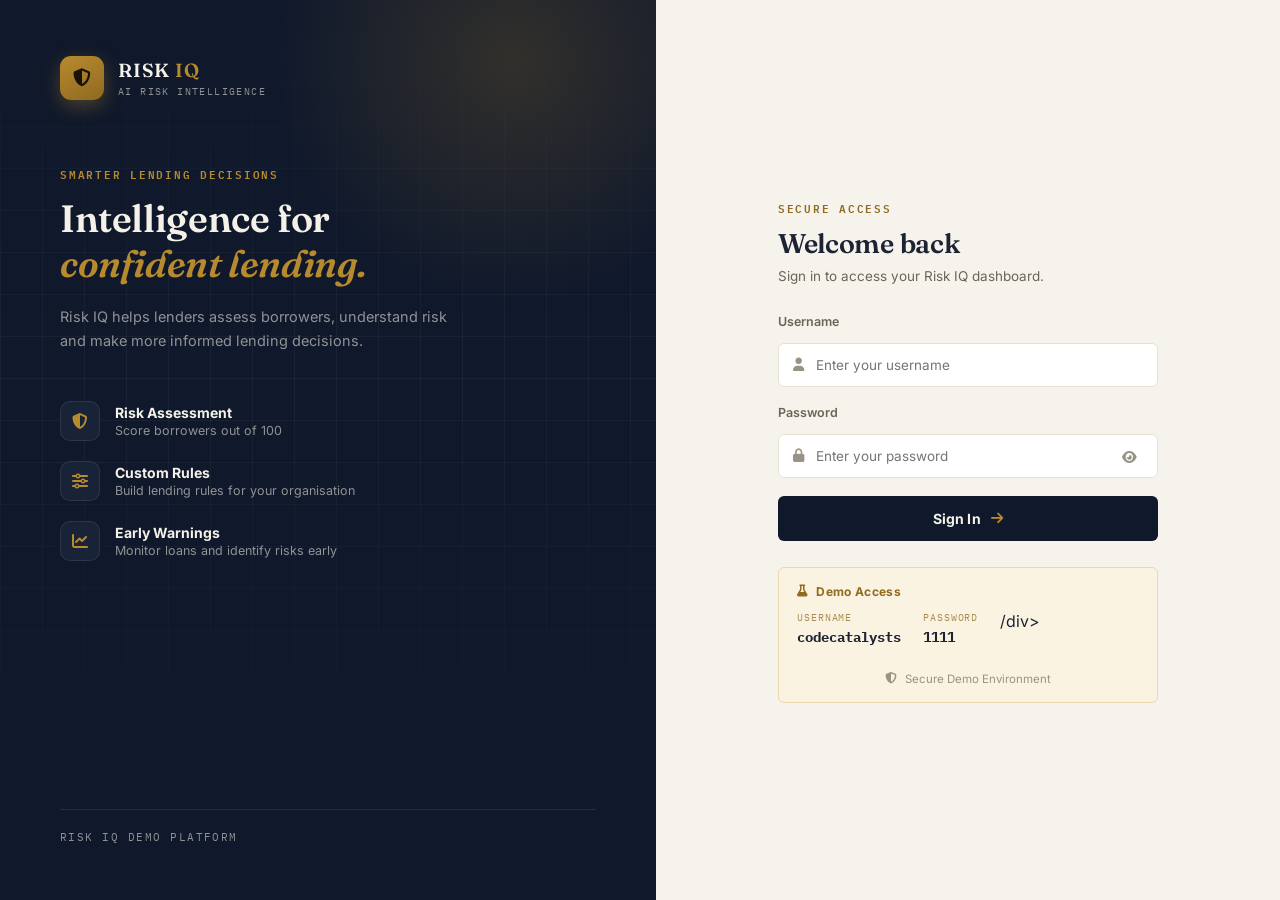
<file: index.html>
<!DOCTYPE html>
<html lang="en">

<head>

    <meta charset="UTF-8">

    <meta
        name="viewport"
        content="width=device-width, initial-scale=1.0"
    >

    <title>Risk IQ | Dashboard</title>

    <link rel="stylesheet" href="style.css">
    <link
        rel="stylesheet"
        href="dashboard.css"
    >

    <link
        rel="stylesheet"
        href="https://cdnjs.cloudflare.com/ajax/libs/font-awesome/6.7.2/css/all.min.css"
    >

</head>

<body>

<div class="app">


    <!-- ================= SIDEBAR ================= -->

    <aside class="sidebar" id="sidebar">


        <!-- BRAND -->

        <div class="brand">

            <div class="brand-logo">
                <i class="fa-solid fa-shield-halved"></i>
            </div>

            <div class="brand-text">

                <h1>
                    RISK <span>IQ</span>
                </h1>

                <small>
                    AI RISK INTELLIGENCE
                </small>

            </div>

        </div>


        <!-- SIDEBAR TOGGLE -->

        <button
            class="sidebar-toggle"
            id="sidebarToggle"
            type="button"
        >
            <i class="fa-solid fa-chevron-left"></i>
        </button>


        <!-- NAVIGATION -->

        <nav class="navigation">

            <a
                href="index.html"
                class="nav-item active"
            >
                <i class="fa-solid fa-chart-pie"></i>
                <span>Dashboard</span>
            </a>




            <a
                href="risk-assessment.html"
                class="nav-item"
            >
                <i class="fa-solid fa-shield-halved"></i>
                <span>Risk Assessment</span>
            </a>


            <a
                href="risk-rules.html"
                class="nav-item"
            >
                <i class="fa-solid fa-sliders"></i>
                <span>Risk Rules</span>
            </a>


            <a
                href="monitoring.html"
                class="nav-item"
            >
                <i class="fa-solid fa-tower-broadcast"></i>
                <span>Monitoring</span>
            </a>

        </nav>


        <!-- USER -->

        <div class="sidebar-bottom">

            <div class="admin-profile">

                <div class="avatar">
                    CC
                </div>

                <div class="admin-info">

                    <strong id="sidebarUserName">
                        CodeCatalysts
                    </strong>

                    <small>
                        Risk Intelligence
                    </small>

                </div>

            </div>

        </div>


    </aside>


    <!-- ================= MAIN ================= -->

    <main
        class="main"
        id="main"
    >


        <!-- ================= TOPBAR ================= -->

        <header class="topbar">


            <div class="top-title">

                <p>
                    OVERVIEW / DASHBOARD
                </p>

                <h2>
                    Risk Intelligence Dashboard
                </h2>

            </div>


            <div class="top-actions">


                <div class="live-status">

                    <span></span>

                    SYSTEM LIVE

                </div>


                <div class="top-user">

                    <div class="avatar">
                        CC
                    </div>

                    <div>

                        <strong id="topUserName">
                            CodeCatalysts
                        </strong>

                        <small>
                            Administrator
                        </small>

                    </div>

                </div>


                <button
                    class="logout-btn icon-only"
                    id="logoutBtn"
                    type="button"
                    title="Logout"
                >
                    <i class="fa-solid fa-right-from-bracket"></i>
                </button>


            </div>

        </header>


        <!-- ================= CONTENT ================= -->

        <section class="content">


            <!-- ================= WELCOME ================= -->

            <div class="welcome-section">


                <div>

                    <p class="eyebrow">
                        SMARTER LENDING DECISIONS
                    </p>

                    <h1>
                        Welcome back,
                        <span id="welcomeUser">
                            CodeCatalysts
                        </span>
                    </h1>

                    <p class="welcome-text">
                        Monitor borrower risk, track assessments
                        and make confident lending decisions using
                        intelligent risk analysis.
                    </p>

                </div>


                <a
                    href="risk-assessment.html"
                    class="assessment-btn"
                >

                    <i class="fa-solid fa-plus"></i>

                    Run Risk Assessment

                </a>


            </div>


            <!-- ================= KPI CARDS ================= -->

            <div class="kpi-grid">


                <!-- TOTAL -->

                <div class="kpi-card">

                    <div class="kpi-header">

                        <div class="kpi-icon">
                            <i class="fa-solid fa-file-lines"></i>
                        </div>

                        <span>
                            TOTAL ASSESSMENTS
                        </span>

                    </div>

                    <strong id="totalApplications">
                        0
                    </strong>

                    <small>
                        Borrowers assessed
                    </small>

                </div>


                <!-- APPROVED -->

                <div class="kpi-card">

                    <div class="kpi-header">

                        <div class="kpi-icon approved-icon">
                            <i class="fa-solid fa-circle-check"></i>
                        </div>

                        <span>
                            APPROVED
                        </span>

                    </div>

                    <strong id="approvedApplications">
                        0
                    </strong>

                    <small>
                        Low risk applications
                    </small>

                </div>


                <!-- MEDIUM -->

                <div class="kpi-card">

                    <div class="kpi-header">

                        <div class="kpi-icon medium-icon">
                            <i class="fa-solid fa-scale-balanced"></i>
                        </div>

                        <span>
                            MEDIUM RISK
                        </span>

                    </div>

                    <strong id="mediumApplications">
                        0
                    </strong>

                    <small>
                        Requires review
                    </small>

                </div>


                <!-- HIGH -->

                <div class="kpi-card">

                    <div class="kpi-header">

                        <div class="kpi-icon high-icon">
                            <i class="fa-solid fa-triangle-exclamation"></i>
                        </div>

                        <span>
                            HIGH RISK
                        </span>

                    </div>

                    <strong id="highApplications">
                        0
                    </strong>

                    <small>
                        High risk borrowers
                    </small>

                </div>


            </div>


            <!-- ================= MIDDLE SECTION ================= -->

            <div class="dashboard-grid">


                <!-- RECENT ASSESSMENTS -->

                <div class="panel recent-panel">


                    <div class="panel-header">

                        <div>

                            <p class="panel-eyebrow">
                                RECENT ACTIVITY
                            </p>

                            <h3>
                                Recent Assessments
                            </h3>

                        </div>


                        <a
                            href="loan-applications.html"
                            class="view-all"
                        >
                            View All
                            <i class="fa-solid fa-arrow-right"></i>
                        </a>

                    </div>


                    <div
                        id="recentApplications"
                        class="applications-list"
                    >


                        <!-- JavaScript puts applications here -->


                    </div>


                </div>


                <!-- RISK DISTRIBUTION -->

                <div class="panel risk-panel">


                    <div class="panel-header">

                        <div>

                            <p class="panel-eyebrow">
                                RISK OVERVIEW
                            </p>

                            <h3>
                                Risk Distribution
                            </h3>

                        </div>

                    </div>


                    <div class="risk-score-display">

                        <div class="average-score">

                            <strong id="averageScore">
                                0
                            </strong>

                            <span>
                                AVERAGE SCORE
                            </span>

                        </div>

                    </div>


                    <div class="risk-distribution">


                        <!-- LOW -->

                        <div class="distribution-item">

                            <div class="distribution-header">

                                <span>

                                    <i class="fa-solid fa-circle low"></i>

                                    Low Risk

                                </span>

                                <strong id="lowPercent">
                                    0%
                                </strong>

                            </div>


                            <div class="progress-bar">

                                <div
                                    class="progress-fill low-fill"
                                    id="lowBar"
                                ></div>

                            </div>

                        </div>


                        <!-- MEDIUM -->

                        <div class="distribution-item">

                            <div class="distribution-header">

                                <span>

                                    <i class="fa-solid fa-circle medium"></i>

                                    Medium Risk

                                </span>

                                <strong id="mediumPercent">
                                    0%
                                </strong>

                            </div>


                            <div class="progress-bar">

                                <div
                                    class="progress-fill medium-fill"
                                    id="mediumBar"
                                ></div>

                            </div>

                        </div>


                        <!-- HIGH -->

                        <div class="distribution-item">

                            <div class="distribution-header">

                                <span>

                                    <i class="fa-solid fa-circle high"></i>

                                    High Risk

                                </span>

                                <strong id="highPercent">
                                    0%
                                </strong>

                            </div>


                            <div class="progress-bar">

                                <div
                                    class="progress-fill high-fill"
                                    id="highBar"
                                ></div>

                            </div>

                        </div>


                    </div>


                    <div class="score-guide">

                        <p>
                            <strong>75–100</strong>
                            Low Risk
                        </p>

                        <p>
                            <strong>50–74</strong>
                            Medium Risk
                        </p>

                        <p>
                            <strong>0–49</strong>
                            High Risk
                        </p>

                    </div>


                </div>


            </div>


            <!-- ================= BOTTOM SECTION ================= -->

            <div class="bottom-grid">


                <!-- ENGINE -->

                <div class="panel engine-panel">


                    <div class="panel-header">

                        <div>

                            <p class="panel-eyebrow">
                                RISK IQ ENGINE
                            </p>

                            <h3>
                                Engine Status
                            </h3>

                        </div>

                    </div>


                    <div class="engine-list">


                        <div class="engine-item">

                            <div class="engine-icon">

                                <i class="fa-solid fa-sliders"></i>

                            </div>


                            <div>

                                <strong>
                                    Custom Risk Rules
                                </strong>

                                <small id="ruleCount">
                                    0 active rules
                                </small>

                            </div>


                            <span class="status-ready">
                                ACTIVE
                            </span>

                        </div>


                        <div class="engine-item">

                            <div class="engine-icon">

                                <i class="fa-solid fa-shield-check"></i>

                            </div>


                            <div>

                                <strong>
                                    Data Verification
                                </strong>

                                <small>
                                    Ready to check borrower information
                                </small>

                            </div>


                            <span class="status-ready">
                                READY
                            </span>

                        </div>


                        <div class="engine-item">

                            <div class="engine-icon">

                                <i class="fa-solid fa-brain"></i>

                            </div>


                            <div>

                                <strong>
                                    Risk Reasoning
                                </strong>

                                <small>
                                    Explains why each score was given
                                </small>

                            </div>


                            <span class="status-ready">
                                ONLINE
                            </span>

                        </div>


                    </div>


                    <a
                        href="risk-rules.html"
                        class="manage-link"
                    >
                        Manage Risk Rules
                        <i class="fa-solid fa-arrow-right"></i>
                    </a>


                </div>


                <!-- QUICK ACTIONS -->

                <div class="panel quick-panel">


                    <div class="panel-header">

                        <div>

                            <p class="panel-eyebrow">
                                QUICK ACCESS
                            </p>

                            <h3>
                                Get Started
                            </h3>

                        </div>

                    </div>


                    <div class="quick-actions">


                        <a
                            href="risk-assessment.html"
                            class="quick-action"
                        >

                            <div class="quick-icon">

                                <i class="fa-solid fa-user-check"></i>

                            </div>


                            <div>

                                <strong>
                                    Assess a Borrower
                                </strong>

                                <small>
                                    Verify data and calculate risk
                                </small>

                            </div>


                            <i class="fa-solid fa-chevron-right"></i>

                        </a>


                        <a
                            href="loan-applications.html"
                            class="quick-action"
                        >

                            <div class="quick-icon">

                                <i class="fa-solid fa-folder-open"></i>

                            </div>


                            <div>

                                <strong>
                                    Review Applications
                                </strong>

                                <small>
                                    View all assessment decisions
                                </small>

                            </div>


                            <i class="fa-solid fa-chevron-right"></i>

                        </a>


                        <a
                            href="monitoring.html"
                            class="quick-action"
                        >

                            <div class="quick-icon">

                                <i class="fa-solid fa-tower-broadcast"></i>

                            </div>


                            <div>

                                <strong>
                                    Monitoring Alerts
                                </strong>

                                <small>
                                    Track late and at-risk repayments
                                </small>

                            </div>


                            <i class="fa-solid fa-chevron-right"></i>

                        </a>


                    </div>


                </div>


            </div>


            <!-- FOOTER -->

            <div class="dashboard-footer">

                <span>
                    <i class="fa-solid fa-shield-halved"></i>
                    RISK IQ DEMO PLATFORM
                </span>

                <small>
                    AI-Powered Risk Intelligence for Smarter Lending
                </small>

            </div>


        </section>

    </main>


</div>


<!-- ================= JAVASCRIPT ================= -->

<script src="storage.js"></script>
<script src="dashboard.js"></script>

</body>
</html>
</file>
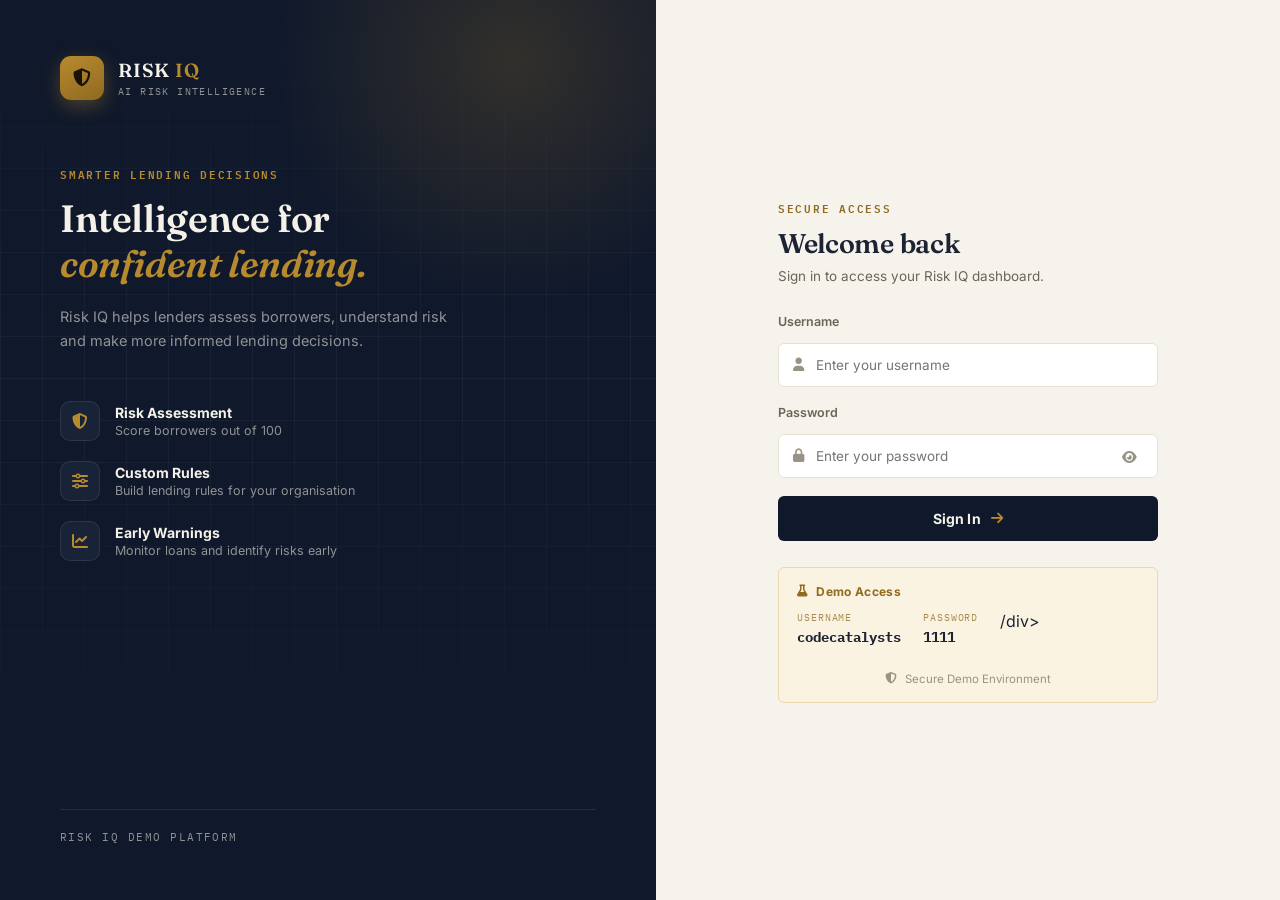
<file: login.html>
<!DOCTYPE html>
<html lang="en">

<head>

    <meta charset="UTF-8">

    <meta
        name="viewport"
        content="width=device-width, initial-scale=1.0"
    >

    <title>Risk IQ | Login</title>

    <link rel="stylesheet" href="style.css">
    <link
        rel="stylesheet"
        href="login.css"
    >

    <link
        rel="stylesheet"
        href="https://cdnjs.cloudflare.com/ajax/libs/font-awesome/6.7.2/css/all.min.css"
    >

</head>


<body>


<div class="login-page">


    <!-- LEFT SIDE -->

    <section class="login-branding">


        <div class="branding-content">


            <div class="logo-row">

                <div class="login-logo">
                    <i class="fa-solid fa-shield-halved"></i>
                </div>


                <div class="logo-text">

                    <h1>
                        RISK <span>IQ</span>
                    </h1>

                    <small>
                        AI RISK INTELLIGENCE
                    </small>

                </div>

            </div>


            <div class="branding-message">

                <p class="eyebrow">
                    SMARTER LENDING DECISIONS
                </p>

                <h2>
                    Intelligence for
                    <span>confident lending.</span>
                </h2>

                <p>
                    Risk IQ helps lenders assess borrowers,
                    understand risk and make more informed
                    lending decisions.
                </p>

            </div>


            <div class="feature-list">


                <div class="feature">

                    <div class="feature-icon">
                        <i class="fa-solid fa-shield-halved"></i>
                    </div>

                    <div>
                        <strong>
                            Risk Assessment
                        </strong>

                        <small>
                            Score borrowers out of 100
                        </small>
                    </div>

                </div>


                <div class="feature">

                    <div class="feature-icon">
                        <i class="fa-solid fa-sliders"></i>
                    </div>

                    <div>
                        <strong>
                            Custom Rules
                        </strong>

                        <small>
                            Build lending rules for your organisation
                        </small>
                    </div>

                </div>


                <div class="feature">

                    <div class="feature-icon">
                        <i class="fa-solid fa-chart-line"></i>
                    </div>

                    <div>
                        <strong>
                            Early Warnings
                        </strong>

                        <small>
                            Monitor loans and identify risks early
                        </small>
                    </div>

                </div>


            </div>


        </div>


        <div class="branding-footer">

            RISK IQ DEMO PLATFORM

        </div>


    </section>


    <!-- RIGHT SIDE -->

    <section class="login-section">


        <div class="login-card">


            <div class="login-heading">

                <p class="eyebrow">
                    SECURE ACCESS
                </p>

                <h2>
                    Welcome back
                </h2>

                <p>
                    Sign in to access your Risk IQ dashboard.
                </p>

            </div>


            <!-- LOGIN FORM -->

            <form id="loginForm">


                <div class="form-group">

                    <label for="username">
                        Username
                    </label>

                    <div class="input-wrapper">

                        <i class="fa-solid fa-user"></i>

                        <input
                            type="text"
                            id="username"
                            placeholder="Enter your username"
                            autocomplete="username"
                        >

                    </div>

                </div>


                <div class="form-group">

                    <label for="password">
                        Password
                    </label>

                    <div class="input-wrapper">

                        <i class="fa-solid fa-lock"></i>

                        <input
                            type="password"
                            id="password"
                            placeholder="Enter your password"
                            autocomplete="current-password"
                        >

                        <button
                            type="button"
                            class="show-password"
                            id="showPassword"
                        >
                            <i class="fa-solid fa-eye"></i>
                        </button>

                    </div>

                </div>


                <!-- ERROR -->

                <div
                    class="login-error"
                    id="loginError"
                >
                    <i class="fa-solid fa-circle-exclamation"></i>

                    <span>
                        Incorrect username or password.
                    </span>
                </div>


                <!-- BUTTON -->

                <button
                    type="submit"
                    class="login-button"
                >
                    <span>
                        Sign In
                    </span>

                    <i class="fa-solid fa-arrow-right"></i>
                </button>


            </form>


            <!-- DEMO DETAILS -->

            <div class="demo-box">

                <div class="demo-title">

                    <i class="fa-solid fa-flask"></i>

                    Demo Access

                </div>


                <div class="demo-details">

                    <div>

                        <span>
                            USERNAME
                        </span>

                        <strong>
                            codecatalysts
                        </strong>

                    </div>


                    <div>

                        <span>
                            PASSWORD
                        </span>

                        <strong>
                            1111
                        </strong>

                    </div>

                /div>

            </div>


            <p class="login-footer">

                <i class="fa-solid fa-shield-halved"></i>

                Secure Demo Environment

            </p>


        </div>


    </section>


</div>


<script src="storage.js"></script>
<script src="login.js"></script>

</body>
    </div>
</file>
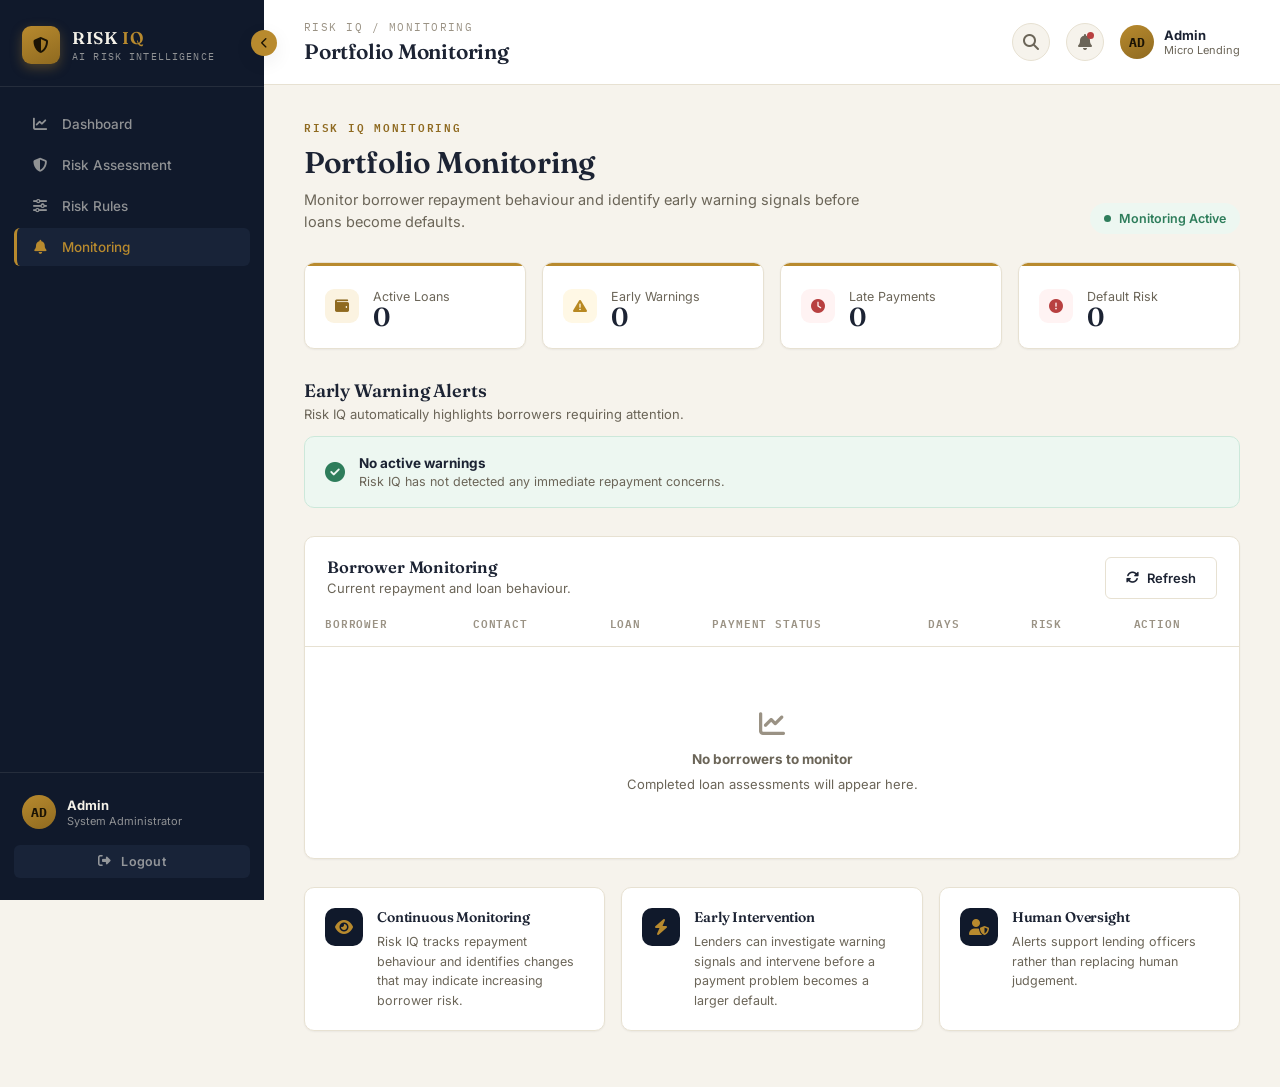
<file: monitoring.html>
<!DOCTYPE html>
<html lang="en">

<head>
    <meta charset="UTF-8">
    <meta name="viewport" content="width=device-width, initial-scale=1.0">

    <title>Risk IQ | Monitoring</title>

    <link rel="stylesheet" href="style.css">
    <link rel="stylesheet" href="monitoring.css">

    <link
        rel="stylesheet"
        href="https://cdnjs.cloudflare.com/ajax/libs/font-awesome/6.7.2/css/all.min.css"
    >
</head>

<body>

<div class="app">

    <!-- ================= SIDEBAR ================= -->

    <aside class="sidebar">

        <div class="brand">

            <div class="brand-logo">
                <i class="fa-solid fa-shield-halved"></i>
            </div>

            <div>
                <h1>RISK <span>IQ</span></h1>
                <span>AI RISK INTELLIGENCE</span>
            </div>

        </div>

        <button
            class="sidebar-toggle"
            onclick="toggleSidebar()"
            aria-label="Toggle sidebar"
            type="button"
        >
            <i class="fa-solid fa-chevron-left"></i>
        </button>


        <nav class="navigation">

            <a href="index.html" class="nav-item">

                <i class="fa-solid fa-chart-line"></i>

                <span>
                    Dashboard
                </span>

            </a>

            <a href="risk-assessment.html" class="nav-item">

                <i class="fa-solid fa-shield-halved"></i>

                <span>
                    Risk Assessment
                </span>

            </a>


            <a href="risk-rules.html" class="nav-item">

                <i class="fa-solid fa-sliders"></i>

                <span>
                    Risk Rules
                </span>

            </a>


            <a href="monitoring.html" class="nav-item active">

                <i class="fa-solid fa-bell"></i>

                <span>
                    Monitoring
                </span>

            </a>

        </nav>


        <div class="sidebar-bottom">

            <div class="admin-profile">

                <div class="avatar">
                    AD
                </div>

                <div>

                    <strong>
                        Admin
                    </strong>

                    <small>
                        System Administrator
                    </small>

                </div>

            </div>

            <button class="logout-btn" onclick="RiskIQStorage.logout()" type="button">
                <i class="fa-solid fa-right-from-bracket"></i>
                <span>Logout</span>
            </button>

        </div>

    </aside>


    <!-- ================= MAIN ================= -->

    <main class="main">

        <!-- ================= TOPBAR ================= -->

        <header class="topbar">

            <div class="page-title">

                <div class="breadcrumb">
                    Risk IQ / Monitoring
                </div>

                <h2>
                    Portfolio Monitoring
                </h2>

            </div>


            <div class="top-actions">

                <button class="icon-button" type="button">

                    <i class="fa-solid fa-magnifying-glass"></i>

                </button>


                <button
                    class="icon-button notification"
                    onclick="refreshMonitoring()"
                    type="button"
                >

                    <i class="fa-solid fa-bell"></i>

                    <span></span>

                </button>


                <div class="top-profile">

                    <div class="avatar">
                        AD
                    </div>

                    <div>

                        <strong>
                            Admin
                        </strong>

                        <small>
                            Micro Lending
                        </small>

                    </div>

                </div>

            </div>

        </header>


        <!-- ================= CONTENT ================= -->

        <section class="content">


            <!-- PAGE HEADER -->

            <div class="page-header">

                <div>

                    <p class="eyebrow">
                        RISK IQ MONITORING
                    </p>

                    <h1>
                        Portfolio Monitoring
                    </h1>

                    <p>
                        Monitor borrower repayment behaviour and identify
                        early warning signals before loans become defaults.
                    </p>

                </div>


                <div class="monitoring-status">

                    <span class="live-dot"></span>

                    <span>
                        Monitoring Active
                    </span>

                </div>

            </div>


            <!-- ================= KPI CARDS ================= -->

            <div class="kpi-grid">


                <div class="kpi-card">

                    <div class="kpi-icon">

                        <i class="fa-solid fa-wallet"></i>

                    </div>

                    <div>

                        <span>
                            Active Loans
                        </span>

                        <strong id="activeLoans">
                            0
                        </strong>

                    </div>

                </div>


                <div class="kpi-card">

                    <div class="kpi-icon warning-icon">

                        <i class="fa-solid fa-triangle-exclamation"></i>

                    </div>

                    <div>

                        <span>
                            Early Warnings
                        </span>

                        <strong id="warningCount">
                            0
                        </strong>

                    </div>

                </div>


                <div class="kpi-card">

                    <div class="kpi-icon danger-icon">

                        <i class="fa-solid fa-clock"></i>

                    </div>

                    <div>

                        <span>
                            Late Payments
                        </span>

                        <strong id="lateCount">
                            0
                        </strong>

                    </div>

                </div>


                <div class="kpi-card">

                    <div class="kpi-icon critical-icon">

                        <i class="fa-solid fa-circle-exclamation"></i>

                    </div>

                    <div>

                        <span>
                            Default Risk
                        </span>

                        <strong id="defaultCount">
                            0
                        </strong>

                    </div>

                </div>

            </div>


            <!-- ================= ALERT SECTION ================= -->

            <div class="section-title">

                <h2>
                    Early Warning Alerts
                </h2>

                <p>
                    Risk IQ automatically highlights borrowers requiring attention.
                </p>

            </div>


            <div
                class="monitoring-alerts"
                id="monitoringAlerts"
            >

                <!-- JS inserts alerts -->

            </div>


            <!-- ================= MONITORING TABLE ================= -->

            <div class="card monitoring-table-card">

                <div class="panel-title">

                    <div>

                        <h3>
                            Borrower Monitoring
                        </h3>

                        <p>
                            Current repayment and loan behaviour.
                        </p>

                    </div>


                    <button
                        class="secondary-button"
                        onclick="refreshMonitoring()"
                        type="button"
                    >

                        <i class="fa-solid fa-rotate"></i>

                        Refresh

                    </button>

                </div>


                <div class="table-wrapper">

                    <table>

                        <thead>

                            <tr>

                                <th>
                                    Borrower
                                </th>

                                <th>
                                    Contact
                                </th>

                                <th>
                                    Loan
                                </th>

                                <th>
                                    Payment Status
                                </th>

                                <th>
                                    Days
                                </th>

                                <th>
                                    Risk
                                </th>

                                <th>
                                    Action
                                </th>

                            </tr>

                        </thead>


                        <tbody id="monitoringTable">

                            <!-- JS inserts rows -->

                        </tbody>

                    </table>

                </div>

            </div>


            <!-- ================= INFORMATION ================= -->

            <div class="monitoring-information">


                <div class="card information-card">

                    <div class="information-icon">

                        <i class="fa-solid fa-eye"></i>

                    </div>

                    <div>

                        <h3>
                            Continuous Monitoring
                        </h3>

                        <p>
                            Risk IQ tracks repayment behaviour and
                            identifies changes that may indicate increasing
                            borrower risk.
                        </p>

                    </div>

                </div>


                <div class="card information-card">

                    <div class="information-icon">

                        <i class="fa-solid fa-bolt"></i>

                    </div>

                    <div>

                        <h3>
                            Early Intervention
                        </h3>

                        <p>
                            Lenders can investigate warning signals and
                            intervene before a payment problem becomes
                            a larger default.
                        </p>

                    </div>

                </div>


                <div class="card information-card">

                    <div class="information-icon">

                        <i class="fa-solid fa-user-shield"></i>

                    </div>

                    <div>

                        <h3>
                            Human Oversight
                        </h3>

                        <p>
                            Alerts support lending officers rather than
                            replacing human judgement.
                        </p>

                    </div>

                </div>

            </div>

        </section>

    </main>

</div>


<!-- ================= SCRIPTS ================= -->

<script src="storage.js"></script>
<script src="monitoring.js"></script>

</body>

</html>
</file>
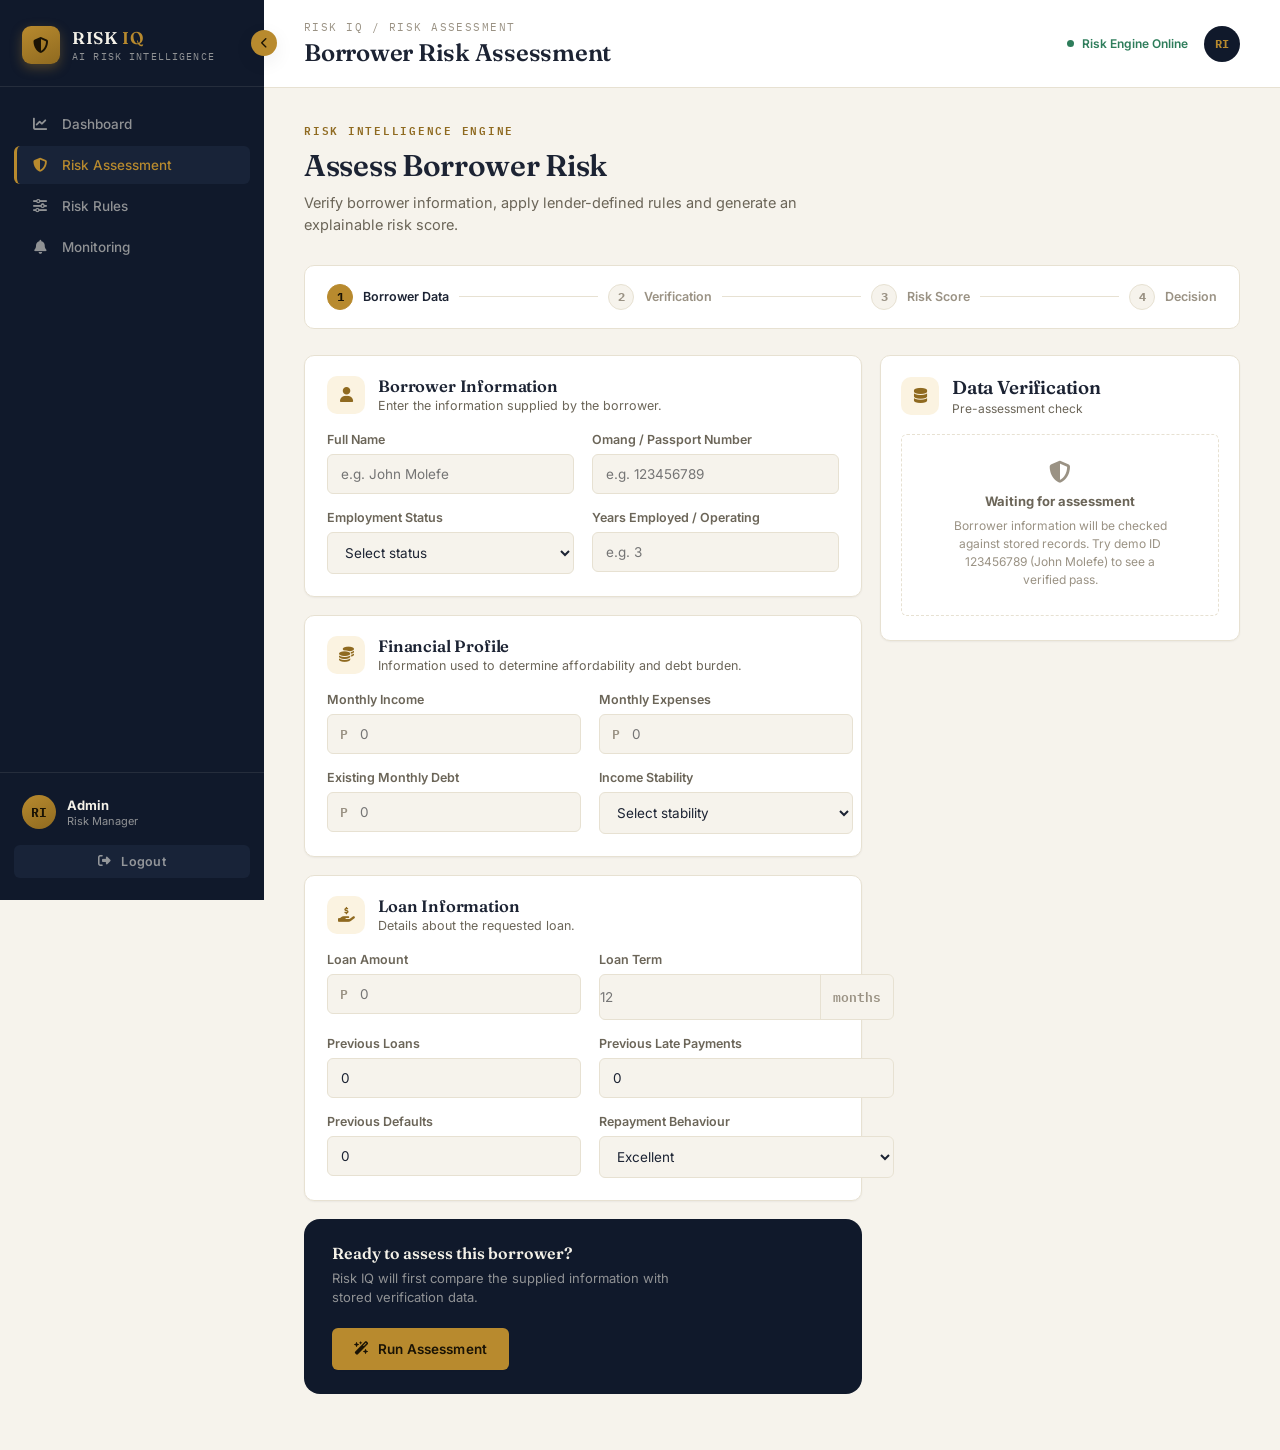
<file: risk-assessment.html>
<!DOCTYPE html>
<html lang="en">
<head>
    <meta charset="UTF-8">
    <meta name="viewport" content="width=device-width, initial-scale=1.0">

    <title>Risk IQ | Risk Assessment</title>

    <link rel="stylesheet" href="style.css">
    <link rel="stylesheet" href="risk-assessment.css">

    <link
        rel="stylesheet"
        href="https://cdnjs.cloudflare.com/ajax/libs/font-awesome/6.7.2/css/all.min.css"
    >
</head>

<body>

<div class="app">

    <!-- SIDEBAR -->
    <aside class="sidebar">

        <div class="brand">
            <div class="brand-logo">
                <i class="fa-solid fa-shield-halved"></i>
            </div>

            <div>
                <h1>RISK <span>IQ</span></h1>
                <span>AI RISK INTELLIGENCE</span>
            </div>
        </div>

        <button class="sidebar-toggle" onclick="toggleSidebar()" type="button">
            <i class="fa-solid fa-chevron-left"></i>
        </button>

        <nav class="navigation">

            <a href="index.html" class="nav-item">
                <i class="fa-solid fa-chart-line"></i>
                <span>Dashboard</span>
            </a>

            <a href="risk-assessment.html" class="nav-item active">
                <i class="fa-solid fa-shield-halved"></i>
                <span>Risk Assessment</span>
            </a>

            <a href="risk-rules.html" class="nav-item">
                <i class="fa-solid fa-sliders"></i>
                <span>Risk Rules</span>
            </a>

            <a href="monitoring.html" class="nav-item">
                <i class="fa-solid fa-bell"></i>
                <span>Monitoring</span>
            </a>

        </nav>

        <div class="sidebar-bottom">

            <div class="admin-profile">
                <div class="avatar">RI</div>
                <div>
                    <strong>Admin</strong>
                    <small>Risk Manager</small>
                </div>
            </div>

            <button class="logout-btn" onclick="RiskIQStorage.logout()" type="button">
                <i class="fa-solid fa-right-from-bracket"></i>
                <span>Logout</span>
            </button>

        </div>

    </aside>


    <!-- MAIN -->
    <main class="main">

        <!-- TOPBAR -->
        <header class="topbar">

            <div>
                <div class="breadcrumb">
                    RISK IQ / RISK ASSESSMENT
                </div>

                <h2>Borrower Risk Assessment</h2>
            </div>

            <div class="top-actions">

                <div class="system-status">
                    <span></span>
                    Risk Engine Online
                </div>

                <div class="top-avatar">
                    RI
                </div>

            </div>

        </header>


        <!-- CONTENT -->
        <section class="content">

            <div class="page-header">

                <div>
                    <p class="eyebrow">RISK INTELLIGENCE ENGINE</p>

                    <h1>Assess Borrower Risk</h1>

                    <p>
                        Verify borrower information, apply lender-defined rules
                        and generate an explainable risk score.
                    </p>
                </div>

            </div>


            <!-- STEP INDICATOR -->

            <div class="steps">

                <div class="step active">
                    <div class="step-number">1</div>
                    <span>Borrower Data</span>
                </div>

                <div class="step-line"></div>

                <div class="step">
                    <div class="step-number">2</div>
                    <span>Verification</span>
                </div>

                <div class="step-line"></div>

                <div class="step">
                    <div class="step-number">3</div>
                    <span>Risk Score</span>
                </div>

                <div class="step-line"></div>

                <div class="step">
                    <div class="step-number">4</div>
                    <span>Decision</span>
                </div>

            </div>


            <!-- BORROWER FORM -->

            <form id="riskAssessmentForm">

                <div class="assessment-layout">

                    <div class="main-column">

                        <!-- BORROWER -->

                        <div class="card">

                            <div class="card-header">

                                <div class="header-icon">
                                    <i class="fa-solid fa-user"></i>
                                </div>

                                <div>
                                    <h3>Borrower Information</h3>
                                    <p>Enter the information supplied by the borrower.</p>
                                </div>

                            </div>


                            <div class="form-grid">

                                <div class="form-group">

                                    <label>Full Name</label>

                                    <input
                                        type="text"
                                        id="fullName"
                                        required
                                        placeholder="e.g. John Molefe"
                                    >

                                </div>


                                <div class="form-group">

                                    <label>Omang / Passport Number</label>

                                    <input
                                        type="text"
                                        id="idNumber"
                                        required
                                        placeholder="e.g. 123456789"
                                    >

                                </div>


                                <div class="form-group">

                                    <label>Employment Status</label>

                                    <select id="employmentStatus" required>

                                        <option value="">
                                            Select status
                                        </option>

                                        <option value="employed">
                                            Employed
                                        </option>

                                        <option value="self-employed">
                                            Self-employed
                                        </option>

                                        <option value="business-owner">
                                            Business Owner
                                        </option>

                                        <option value="unemployed">
                                            Unemployed
                                        </option>

                                    </select>

                                </div>


                                <div class="form-group">

                                    <label>Years Employed / Operating</label>

                                    <input
                                        type="number"
                                        id="yearsEmployed"
                                        min="0"
                                        placeholder="e.g. 3"
                                    >

                                </div>

                            </div>

                        </div>


                        <!-- FINANCIAL -->

                        <div class="card">

                            <div class="card-header">

                                <div class="header-icon">
                                    <i class="fa-solid fa-coins"></i>
                                </div>

                                <div>
                                    <h3>Financial Profile</h3>
                                    <p>Information used to determine affordability and debt burden.</p>
                                </div>

                            </div>


                            <div class="form-grid">

                                <div class="form-group">

                                    <label>Monthly Income</label>

                                    <div class="money-input">
                                        <span>P</span>

                                        <input
                                            type="number"
                                            id="monthlyIncome"
                                            min="0"
                                            required
                                            placeholder="0"
                                        >
                                    </div>

                                </div>


                                <div class="form-group">

                                    <label>Monthly Expenses</label>

                                    <div class="money-input">
                                        <span>P</span>

                                        <input
                                            type="number"
                                            id="monthlyExpenses"
                                            min="0"
                                            required
                                            placeholder="0"
                                        >
                                    </div>

                                </div>


                                <div class="form-group">

                                    <label>Existing Monthly Debt</label>

                                    <div class="money-input">
                                        <span>P</span>

                                        <input
                                            type="number"
                                            id="monthlyDebt"
                                            min="0"
                                            required
                                            placeholder="0"
                                        >
                                    </div>

                                </div>


                                <div class="form-group">

                                    <label>Income Stability</label>

                                    <select id="incomeStability" required>

                                        <option value="">
                                            Select stability
                                        </option>

                                        <option value="stable">
                                            Stable
                                        </option>

                                        <option value="moderate">
                                            Moderate
                                        </option>

                                        <option value="unstable">
                                            Unstable
                                        </option>

                                    </select>

                                </div>

                            </div>

                        </div>


                        <!-- LOAN -->

                        <div class="card">

                            <div class="card-header">

                                <div class="header-icon">
                                    <i class="fa-solid fa-hand-holding-dollar"></i>
                                </div>

                                <div>
                                    <h3>Loan Information</h3>
                                    <p>Details about the requested loan.</p>
                                </div>

                            </div>


                            <div class="form-grid">

                                <div class="form-group">

                                    <label>Loan Amount</label>

                                    <div class="money-input">
                                        <span>P</span>

                                        <input
                                            type="number"
                                            id="loanAmount"
                                            min="0"
                                            required
                                            placeholder="0"
                                        >
                                    </div>

                                </div>


                                <div class="form-group">

                                    <label>Loan Term</label>

                                    <div class="suffix-input">

                                        <input
                                            type="number"
                                            id="loanTerm"
                                            min="1"
                                            required
                                            placeholder="12"
                                        >

                                        <span>months</span>

                                    </div>

                                </div>


                                <div class="form-group">

                                    <label>Previous Loans</label>

                                    <input
                                        type="number"
                                        id="previousLoans"
                                        min="0"
                                        value="0"
                                    >

                                </div>


                                <div class="form-group">

                                    <label>Previous Late Payments</label>

                                    <input
                                        type="number"
                                        id="latePayments"
                                        min="0"
                                        value="0"
                                    >

                                </div>


                                <div class="form-group">

                                    <label>Previous Defaults</label>

                                    <input
                                        type="number"
                                        id="previousDefaults"
                                        min="0"
                                        value="0"
                                    >

                                </div>


                                <div class="form-group">

                                    <label>Repayment Behaviour</label>

                                    <select id="repaymentBehaviour">

                                        <option value="excellent">
                                            Excellent
                                        </option>

                                        <option value="good">
                                            Good
                                        </option>

                                        <option value="average">
                                            Average
                                        </option>

                                        <option value="poor">
                                            Poor
                                        </option>

                                    </select>

                                </div>

                            </div>

                        </div>


                        <!-- ACTION -->

                        <div class="action-card">

                            <div>

                                <strong>
                                    Ready to assess this borrower?
                                </strong>

                                <p>
                                    Risk IQ will first compare the supplied
                                    information with stored verification data.
                                </p>

                            </div>

                            <button
                                type="submit"
                                class="run-button"
                            >

                                <i class="fa-solid fa-wand-magic-sparkles"></i>

                                Run Assessment

                            </button>

                        </div>

                    </div>


                    <!-- RIGHT COLUMN -->

                    <aside class="side-column">

                        <!-- VERIFICATION -->

                        <div class="verification-card">

                            <div class="side-title">

                                <div class="header-icon">
                                    <i class="fa-solid fa-database"></i>
                                </div>

                                <div>
                                    <h3>Data Verification</h3>
                                    <p>Pre-assessment check</p>
                                </div>

                            </div>


                            <div
                                id="verificationStatus"
                                class="verification-empty"
                            >

                                <i class="fa-solid fa-shield-halved"></i>

                                <strong>
                                    Waiting for assessment
                                </strong>

                                <span>
                                    Borrower information will be checked
                                    against stored records. Try demo ID
                                    123456789 (John Molefe) to see a
                                    verified pass.
                                </span>

                            </div>

                        </div>


                        <!-- RISK RESULT -->

                        <div
                            id="riskResult"
                            class="risk-result hidden"
                        >

                            <div class="result-label">
                                RISK SCORE
                            </div>

                            <div
                                id="riskScore"
                                class="risk-score"
                            >
                                0
                            </div>

                            <div
                                id="riskLevel"
                                class="risk-level"
                            >
                                —
                            </div>


                            <div class="score-bar">

                                <div id="scoreProgress"></div>

                            </div>


                            <div class="score-scale">

                                <span>HIGH</span>
                                <span>MEDIUM</span>
                                <span>LOW</span>

                            </div>


                            <div class="reasoning">

                                <h4>
                                    <i class="fa-solid fa-brain"></i>
                                    Why this score?
                                </h4>

                                <ul id="reasoningList"></ul>

                            </div>


                            <button
                                type="button"
                                id="reviewButton"
                                class="review-button"
                            >

                                <i class="fa-solid fa-user-check"></i>

                                Human Review

                            </button>

                        </div>

                    </aside>

                </div>

            </form>

        </section>

    </main>

</div>


<script src="storage.js"></script>
<script src="risk-assessment.js"></script>

</body>
</html>
</file>
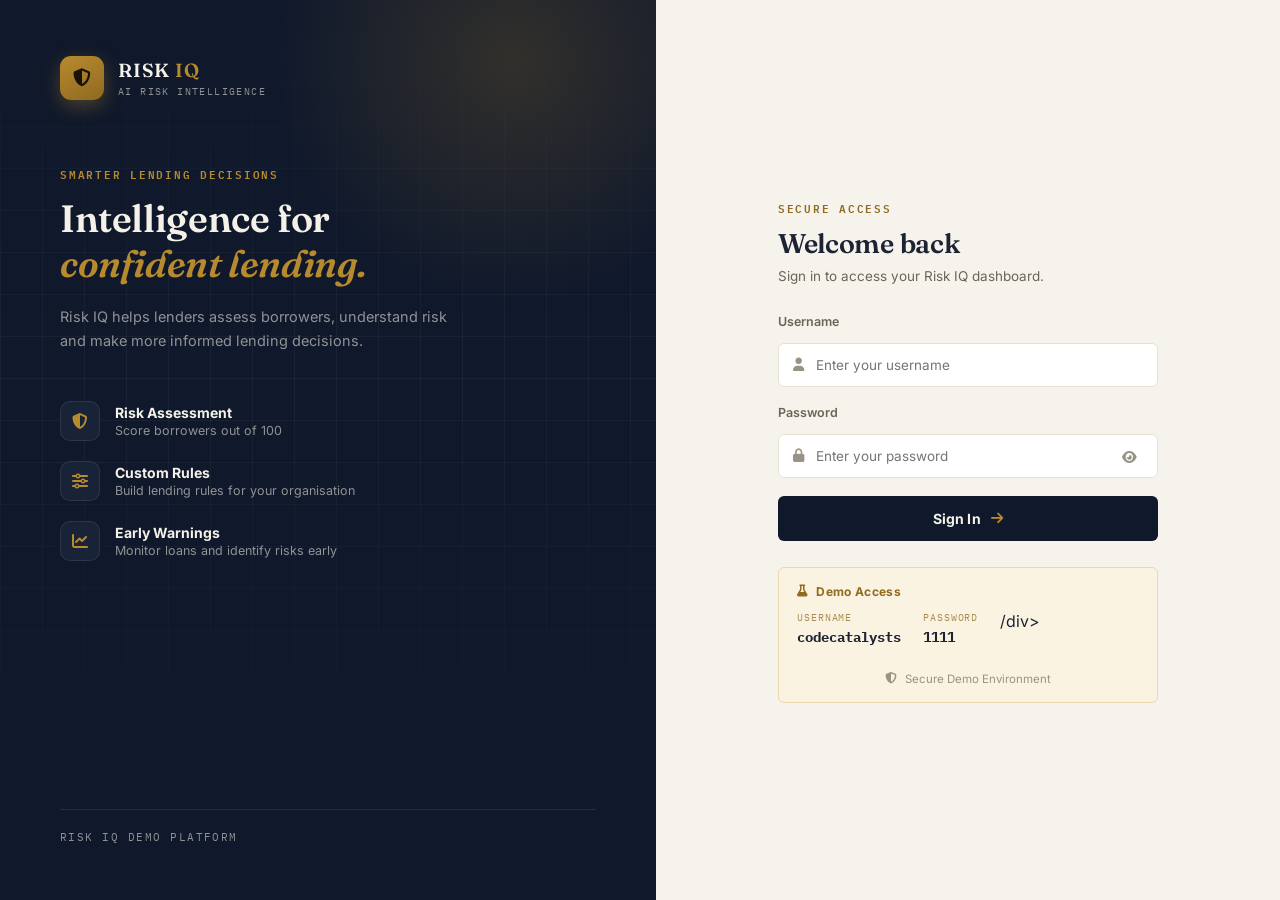
<file: risk-rules.html>
<!DOCTYPE html>
<html lang="en">

<head>

    <meta charset="UTF-8">

    <meta
        name="viewport"
        content="width=device-width, initial-scale=1.0"
    >

    <title>Risk IQ | Risk Rules</title>

    <link
        rel="stylesheet"
        href="style.css"
    >

    <link
        rel="stylesheet"
        href="https://cdnjs.cloudflare.com/ajax/libs/font-awesome/6.7.2/css/all.min.css"
    >

    <style>

        .rules-header {
            display: flex;
            justify-content: space-between;
            align-items: center;
            margin-bottom: 25px;
            gap: 20px;
        }

        .add-rule-btn {
            background: #c99a45;
            color: #101322;
            border: none;
            padding: 13px 20px;
            border-radius: 6px;
            font-weight: 700;
            cursor: pointer;
        }

        .add-rule-btn:hover {
            opacity: 0.9;
        }

        .rule-stats {
            display: grid;
            grid-template-columns: repeat(3, 1fr);
            gap: 18px;
            margin-bottom: 25px;
        }

        .rule-stat {
            background: white;
            border: 1px solid #e8e8e8;
            padding: 20px;
            border-radius: 8px;
        }

        .rule-stat small {
            display: block;
            color: #777;
            margin-bottom: 7px;
        }

        .rule-stat strong {
            font-size: 25px;
            color: #202331;
        }

        .rules-card {
            background: white;
            border: 1px solid #e7e7e7;
            border-radius: 8px;
            overflow: hidden;
        }

        .rules-card-header {
            padding: 22px;
            border-bottom: 1px solid #eee;
        }

        .rules-card-header h3 {
            margin: 0 0 5px;
        }

        .rules-card-header p {
            margin: 0;
            color: #777;
        }

        .rule-row {
            display: grid;
            grid-template-columns: 2fr 1.5fr 1fr 100px 150px;
            gap: 15px;
            align-items: center;
            padding: 20px 22px;
            border-bottom: 1px solid #eee;
        }

        .rule-row:last-child {
            border-bottom: none;
        }

        .rule-name {
            display: flex;
            align-items: center;
            gap: 12px;
        }

        .rule-icon {
            width: 38px;
            height: 38px;
            border-radius: 6px;
            background: #f5ead4;
            color: #a97822;
            display: flex;
            align-items: center;
            justify-content: center;
        }

        .rule-name strong {
            display: block;
            color: #252735;
        }

        .rule-name small {
            color: #888;
        }

        .condition {
            font-size: 13px;
            color: #555;
        }

        .points {
            font-weight: 700;
            color: #a97822;
        }

        .status {
            display: inline-block;
            width: fit-content;
            padding: 6px 10px;
            border-radius: 20px;
            background: #e8f5ee;
            color: #26734d;
            font-size: 12px;
            font-weight: 700;
        }

        .actions {
            display: flex;
            gap: 7px;
        }

        .action-btn {
            width: 35px;
            height: 35px;
            border: 1px solid #ddd;
            background: white;
            border-radius: 5px;
            cursor: pointer;
        }

        .edit-btn {
            color: #a97822;
        }

        .delete-btn {
            color: #b44747;
        }

        .action-btn:hover {
            background: #f7f7f7;
        }

        /* MODAL */

        .modal {
            display: none;
            position: fixed;
            inset: 0;
            background: rgba(8, 11, 25, 0.65);
            align-items: center;
            justify-content: center;
            z-index: 1000;
            padding: 20px;
        }

        .modal.show {
            display: flex;
        }

        .modal-box {
            background: white;
            width: 100%;
            max-width: 550px;
            border-radius: 8px;
            padding: 28px;
        }

        .modal-header {
            display: flex;
            justify-content: space-between;
            align-items: center;
            margin-bottom: 22px;
        }

        .modal-header h3 {
            margin: 0;
        }

        .close-modal {
            border: none;
            background: transparent;
            font-size: 22px;
            cursor: pointer;
        }

        .rule-form-group {
            margin-bottom: 16px;
        }

        .rule-form-group label {
            display: block;
            margin-bottom: 7px;
            font-weight: 600;
        }

        .rule-form-group input,
        .rule-form-group select {
            width: 100%;
            padding: 12px;
            border: 1px solid #ddd;
            border-radius: 5px;
            box-sizing: border-box;
        }

        .save-rule-btn {
            width: 100%;
            padding: 13px;
            border: none;
            border-radius: 5px;
            background: #c99a45;
            color: #101322;
            font-weight: 700;
            cursor: pointer;
            margin-top: 8px;
        }

        @media (max-width: 900px) {

            .rule-row {
                grid-template-columns: 1fr;
            }

            .rule-stats {
                grid-template-columns: 1fr;
            }

        }

    </style>

</head>


<body>

<div class="app">

    <!-- SIDEBAR -->

    <aside class="sidebar">

        <div class="brand">

            <div class="brand-logo">
                <i class="fa-solid fa-shield-halved"></i>
            </div>

            <div>
                <h1>RISK <span>IQ</span></h1>
                <span>AI RISK INTELLIGENCE</span>
            </div>

        </div>


        <button
            class="sidebar-toggle"
            onclick="toggleSidebar()"
            type="button"
        >

            <i class="fa-solid fa-chevron-left"></i>

        </button>


        <nav class="navigation">

            <a href="index.html" class="nav-item">

                <i class="fa-solid fa-chart-line"></i>

                <span>Dashboard</span>

            </a>

            <a
                href="risk-assessment.html"
                class="nav-item"
            >

                <i class="fa-solid fa-shield-halved"></i>

                <span>Risk Assessment</span>

            </a>


            <a
                href="risk-rules.html"
                class="nav-item active"
            >

                <i class="fa-solid fa-sliders"></i>

                <span>Risk Rules</span>

            </a>


            <a
                href="monitoring.html"
                class="nav-item"
            >

                <i class="fa-solid fa-bell"></i>

                <span>Monitoring</span>

            </a>

        </nav>


        <div class="sidebar-bottom">

            <div class="admin-profile">

                <div class="avatar">
                    RI
                </div>

                <div>

                    <strong>Admin</strong>

                    <small>
                        Risk Manager
                    </small>

                </div>

            </div>


            <button
                class="logout-btn"
                onclick="RiskIQStorage.logout()"
                type="button"
            >

                <i class="fa-solid fa-right-from-bracket"></i>

                <span>Logout</span>

            </button>

        </div>

    </aside>


    <!-- MAIN -->

    <main class="main">

        <header class="topbar">

            <div>

                <div class="breadcrumb">
                    RISK IQ / RISK RULES
                </div>

                <h2>
                    Risk Rules
                </h2>

            </div>


            <div class="top-actions">

                <div class="system-status">

                    <span></span>

                    Risk Engine Online

                </div>


                <div class="top-avatar">
                    RI
                </div>

            </div>

        </header>


        <section class="content">

            <div class="page-header">

                <div>

                    <p class="eyebrow">
                        RISK CONFIGURATION
                    </p>

                    <h1>
                        Lending Risk Rules
                    </h1>

                    <p>
                        Configure the rules Risk IQ uses when assessing borrowers.
                    </p>

                </div>

            </div>


            <!-- HEADER -->

            <div class="rules-header">

                <div>
                    <strong>
                        Active Lending Rules
                    </strong>

                    <p>
                        These rules influence the borrower's risk score.
                    </p>
                </div>


                <button
                    class="add-rule-btn"
                    onclick="openAddRule()"
                >

                    <i class="fa-solid fa-plus"></i>

                    Add Rule

                </button>

            </div>


            <!-- STATS -->

            <div class="rule-stats">

                <div class="rule-stat">

                    <small>
                        Active Rules
                    </small>

                    <strong id="totalRules">
                        0
                    </strong>

                </div>


                <div class="rule-stat">

                    <small>
                        Total Points
                    </small>

                    <strong id="totalPoints">
                        0
                    </strong>

                </div>


                <div class="rule-stat">

                    <small>
                        Risk Engine
                    </small>

                    <strong>
                        Active
                    </strong>

                </div>

            </div>


            <!-- RULES -->

            <div class="rules-card">

                <div class="rules-card-header">

                    <h3>
                        Configured Risk Rules
                    </h3>

                    <p>
                        Edit or remove rules whenever your lending policy changes.
                    </p>

                </div>


                <div id="rulesContainer"></div>

            </div>

        </section>

    </main>

</div>


<!-- ADD / EDIT MODAL -->

<div
    class="modal"
    id="ruleModal"
>

    <div class="modal-box">

        <div class="modal-header">

            <h3 id="modalTitle">
                Add Risk Rule
            </h3>

            <button
                class="close-modal"
                onclick="closeRuleModal()"
            >
                ×
            </button>

        </div>


        <form id="ruleForm">

            <input
                type="hidden"
                id="ruleId"
            >


            <div class="rule-form-group">

                <label>
                    Rule Name
                </label>

                <input
                    type="text"
                    id="ruleName"
                    required
                    placeholder="e.g. Stable Employment"
                >

            </div>


            <div class="rule-form-group">

                <label>
                    Risk Field
                </label>

                <select
                    id="ruleField"
                    required
                >

                    <option value="repaymentBehaviour">
                        Repayment Behaviour
                    </option>

                    <option value="incomeStability">
                        Income Stability
                    </option>

                    <option value="previousDefaults">
                        Previous Defaults
                    </option>

                    <option value="debtRatio">
                        Debt Ratio
                    </option>

                    <option value="affordability">
                        Affordability
                    </option>

                </select>

            </div>


            <div class="rule-form-group">

                <label>
                    Condition
                </label>

                <select
                    id="ruleCondition"
                    required
                >

                    <option value="excellent">
                        Excellent
                    </option>

                    <option value="good">
                        Good
                    </option>

                    <option value="stable">
                        Stable
                    </option>

                    <option value="zero">
                        Zero
                    </option>

                    <option value="low">
                        Low
                    </option>

                    <option value="moderate">
                        Moderate
                    </option>

                </select>

            </div>


            <div class="rule-form-group">

                <label>
                    Points
                </label>

                <input
                    type="number"
                    id="rulePoints"
                    min="1"
                    max="100"
                    required
                    placeholder="20"
                >

            </div>


            <button
                type="submit"
                class="save-rule-btn"
            >

                <i class="fa-solid fa-check"></i>

                Save Rule

            </button>

        </form>

    </div>

</div>


<script src="storage.js"></script>


<script>

    RiskIQStorage.protectPage();


    const container =
        document.getElementById("rulesContainer");


    const modal =
        document.getElementById("ruleModal");


    const form =
        document.getElementById("ruleForm");


    function loadRules() {

        const rules =
            RiskIQStorage.getRules();


        container.innerHTML = "";


        let totalPoints = 0;


        rules.forEach(function(rule) {

            totalPoints +=
                Number(rule.points) || 0;


            const row =
                document.createElement("div");


            row.className =
                "rule-row";


            row.innerHTML = `

                <div class="rule-name">

                    <div class="rule-icon">

                        <i class="fa-solid fa-shield-halved"></i>

                    </div>

                    <div>

                        <strong>
                            ${escapeHtml(rule.name)}
                        </strong>

                        <small>
                            ${escapeHtml(rule.field)}
                        </small>

                    </div>

                </div>


                <div class="condition">

                    <strong>Condition</strong><br>

                    ${escapeHtml(rule.condition)}

                </div>


                <div class="points">

                    +${rule.points} points

                </div>


                <div>

                    <span class="status">
                        Active
                    </span>

                </div>


                <div class="actions">

                    <button
                        class="action-btn edit-btn"
                        onclick="editRule(${rule.id})"
                        title="Edit"
                    >

                        <i class="fa-solid fa-pen"></i>

                    </button>


                    <button
                        class="action-btn delete-btn"
                        onclick="deleteRule(${rule.id})"
                        title="Delete"
                    >

                        <i class="fa-solid fa-trash"></i>

                    </button>

                </div>

            `;


            container.appendChild(row);

        });


        document.getElementById("totalRules")
            .textContent = rules.length;


        document.getElementById("totalPoints")
            .textContent = totalPoints;

    }


    function openAddRule() {

        form.reset();

        document.getElementById("ruleId").value = "";

        document.getElementById("modalTitle")
            .textContent = "Add Risk Rule";

        modal.classList.add("show");

    }


    function editRule(id) {

        const rules =
            RiskIQStorage.getRules();


        const rule =
            rules.find(
                r => Number(r.id) === Number(id)
            );


        if (!rule) return;


        document.getElementById("ruleId").value =
            rule.id;


        document.getElementById("ruleName").value =
            rule.name;


        document.getElementById("ruleField").value =
            rule.field;


        document.getElementById("ruleCondition").value =
            rule.condition;


        document.getElementById("rulePoints").value =
            rule.points;


        document.getElementById("modalTitle")
            .textContent = "Edit Risk Rule";


        modal.classList.add("show");

    }


    function deleteRule(id) {

        const rules =
            RiskIQStorage.getRules();


        const rule =
            rules.find(
                r => Number(r.id) === Number(id)
            );


        if (!rule) return;


        const confirmed =
            confirm(
                `Delete "${rule.name}"?`
            );


        if (!confirmed) return;


        RiskIQStorage.deleteRule(id);

        loadRules();

    }


    function closeRuleModal() {

        modal.classList.remove("show");

    }


    form.addEventListener(
        "submit",
        function(event) {

            event.preventDefault();


            const id =
                document.getElementById("ruleId").value;


            const rule = {

                name:
                    document.getElementById("ruleName").value.trim(),

                field:
                    document.getElementById("ruleField").value,

                condition:
                    document.getElementById("ruleCondition").value,

                points:
                    Number(
                        document.getElementById("rulePoints").value
                    ),

                status:
                    "Active"

            };


            if (id) {

                RiskIQStorage.updateRule(
                    id,
                    rule
                );

            } else {

                RiskIQStorage.addRule(
                    rule
                );

            }


            closeRuleModal();

            loadRules();

        }
    );


    function escapeHtml(text) {

        const div =
            document.createElement("div");

        div.textContent = text;

        return div.innerHTML;

    }


    function toggleSidebar() {

        document
            .querySelector(".sidebar")
            .classList.toggle("collapsed");


        document
            .querySelector(".main")
            .classList.toggle("collapsed");

    }


    loadRules();

</script>

</body>

</html>
</file>
<file: style.css>
/* =========================================================
   RISK IQ — SHARED DESIGN SYSTEM
   A risk-intelligence console for Botswana micro-lenders.
   Palette: ledger ink + parchment + a certifying gold seal.
   ========================================================= */

@import url('https://fonts.googleapis.com/css2?family=Fraunces:opsz,wght@9..144,400;9..144,500;9..144,600;9..144,700&family=Inter:wght@400;500;600;700;800&family=IBM+Plex+Mono:wght@400;500;600&display=swap');

:root {

    /* ---- surfaces ---- */
    --ink: #10192B;
    --ink-soft: #182338;
    --ink-line: rgba(244, 241, 232, 0.09);
    --ink-text: #F4F1E8;
    --ink-text-dim: rgba(244, 241, 232, 0.56);

    --paper: #F6F3EC;
    --paper-card: #FFFFFF;
    --line: #E7E1D2;
    --text: #1C2333;
    --text-soft: #6B6558;
    --text-faint: #9A9284;

    /* ---- brand / accent ---- */
    --gold: #B88A2E;
    --gold-deep: #8F6A20;
    --gold-bg: #FBF3E1;

    /* ---- risk semantics (match inline logic in JS) ---- */
    --green: #2E7D5B;
    --green-bg: #EDF7F1;
    --amber: #B88922;
    --amber-bg: #FFF8E5;
    --red: #B84040;
    --red-bg: #FFF3F3;

    /* ---- geometry ---- */
    --radius: 10px;
    --radius-sm: 6px;
    --radius-lg: 16px;
    --shadow-sm: 0 1px 2px rgba(16, 25, 43, 0.05);
    --shadow-md: 0 6px 20px rgba(16, 25, 43, 0.07);
    --shadow-lg: 0 20px 48px rgba(16, 25, 43, 0.14);

    --sidebar-w: 264px;
    --sidebar-w-collapsed: 84px;

    --font-display: 'Fraunces', Georgia, serif;
    --font-body: 'Inter', -apple-system, BlinkMacSystemFont, sans-serif;
    --font-mono: 'IBM Plex Mono', 'SFMono-Regular', Menlo, monospace;
}

* { box-sizing: border-box; }

html {
    scroll-behavior: smooth;
}

body {
    margin: 0;
    font-family: var(--font-body);
    background: var(--paper);
    color: var(--text);
    -webkit-font-smoothing: antialiased;
    text-rendering: optimizeLegibility;
}

h1, h2, h3, h4 {
    font-family: var(--font-display);
    font-weight: 600;
    color: var(--text);
    margin: 0;
    letter-spacing: -0.01em;
}

p { margin: 0; }

a { color: inherit; text-decoration: none; }

ul { margin: 0; padding: 0; list-style: none; }

button, input, select, textarea {
    font-family: inherit;
    font-size: inherit;
    color: inherit;
}

button {
    cursor: pointer;
    border: none;
    background: none;
}

::selection {
    background: var(--gold);
    color: #fff;
}

::-webkit-scrollbar { width: 10px; height: 10px; }
::-webkit-scrollbar-track { background: transparent; }
::-webkit-scrollbar-thumb {
    background: rgba(28, 35, 51, 0.18);
    border-radius: 10px;
    border: 2px solid transparent;
    background-clip: padding-box;
}
::-webkit-scrollbar-thumb:hover {
    background: rgba(28, 35, 51, 0.32);
    background-clip: padding-box;
}

:focus-visible {
    outline: 2px solid var(--gold);
    outline-offset: 2px;
    border-radius: 4px;
}

@media (prefers-reduced-motion: reduce) {
    *, *::before, *::after {
        animation-duration: 0.01ms !important;
        animation-iteration-count: 1 !important;
        transition-duration: 0.01ms !important;
        scroll-behavior: auto !important;
    }
}

/* =========================================================
   APP SHELL
   ========================================================= */

.app {
    display: flex;
    min-height: 100vh;
}

/* ---------------------------- SIDEBAR ---------------------------- */

.sidebar {
    width: var(--sidebar-w);
    flex-shrink: 0;
    background: var(--ink);
    color: var(--ink-text);
    display: flex;
    flex-direction: column;
    position: fixed;
    top: 0;
    left: 0;
    bottom: 0;
    z-index: 40;
    transition: width 0.25s ease;
    overflow: visible;
}

.sidebar.collapsed {
    width: var(--sidebar-w-collapsed);
}

.sidebar.collapsed .brand-text,
.sidebar.collapsed .nav-item span,
.sidebar.collapsed .admin-info {
    display: none;
}

.sidebar.collapsed .brand {
    justify-content: center;
    padding-inline: 0;
}

.sidebar.collapsed .nav-item {
    justify-content: center;
    padding-inline: 0;
}

.sidebar.collapsed .admin-profile {
    justify-content: center;
}

.brand {
    display: flex;
    align-items: center;
    gap: 12px;
    padding: 26px 22px 22px;
    border-bottom: 1px solid var(--ink-line);
}

.brand img {
    width: 34px;
    height: 34px;
    object-fit: contain;
}

.brand-logo {
    width: 38px;
    height: 38px;
    border-radius: 9px;
    background: linear-gradient(155deg, var(--gold) 0%, var(--gold-deep) 100%);
    display: flex;
    align-items: center;
    justify-content: center;
    font-size: 16px;
    color: #1a1305;
    flex-shrink: 0;
    box-shadow: 0 4px 12px rgba(184, 138, 46, 0.35);
}

.brand-text h1,
.brand > div > h1 {
    font-size: 17px;
    letter-spacing: 0.04em;
    color: var(--ink-text);
    white-space: nowrap;
}

.brand-text h1 span,
.brand > div > h1 span {
    color: var(--gold);
}

.brand-text small,
.brand > div > span {
    display: block;
    font-family: var(--font-mono);
    font-size: 9.5px;
    letter-spacing: 0.12em;
    color: var(--ink-text-dim);
    margin-top: 2px;
    white-space: nowrap;
}

.sidebar-toggle {
    position: absolute;
    top: 30px;
    right: -13px;
    width: 26px;
    height: 26px;
    border-radius: 50%;
    background: var(--gold);
    color: #1a1305;
    display: flex;
    align-items: center;
    justify-content: center;
    font-size: 11px;
    box-shadow: var(--shadow-md);
    transition: transform 0.2s ease;
    z-index: 5;
}

.sidebar-toggle:hover {
    transform: scale(1.08);
}

.navigation {
    display: flex;
    flex-direction: column;
    gap: 3px;
    padding: 18px 14px;
    flex: 1;
    overflow-y: auto;
}

.nav-item {
    display: flex;
    align-items: center;
    gap: 13px;
    padding: 11px 14px;
    border-radius: var(--radius-sm);
    color: var(--ink-text-dim);
    font-size: 13.5px;
    font-weight: 500;
    border-left: 3px solid transparent;
    transition: background 0.15s ease, color 0.15s ease;
    white-space: nowrap;
}

.nav-item i {
    width: 18px;
    text-align: center;
    font-size: 14px;
}

.nav-item:hover {
    background: var(--ink-soft);
    color: var(--ink-text);
}

.nav-item.active {
    background: var(--ink-soft);
    color: var(--gold);
    border-left-color: var(--gold);
}

.sidebar-bottom {
    padding: 16px 14px 22px;
    border-top: 1px solid var(--ink-line);
    display: flex;
    flex-direction: column;
    gap: 10px;
}

.admin-profile {
    display: flex;
    align-items: center;
    gap: 11px;
    padding: 6px 8px;
}

.avatar {
    width: 34px;
    height: 34px;
    border-radius: 50%;
    background: linear-gradient(155deg, var(--gold) 0%, var(--gold-deep) 100%);
    color: #1a1305;
    display: flex;
    align-items: center;
    justify-content: center;
    font-weight: 700;
    font-size: 12.5px;
    flex-shrink: 0;
    font-family: var(--font-mono);
}

.admin-info strong,
.admin-profile > div > strong {
    display: block;
    font-size: 13px;
    color: var(--ink-text);
    white-space: nowrap;
}

.admin-info small,
.admin-profile > div > small {
    display: block;
    font-size: 11px;
    color: var(--ink-text-dim);
    margin-top: 1px;
    white-space: nowrap;
}

.logout-btn {
    display: flex;
    align-items: center;
    gap: 10px;
    justify-content: center;
    padding: 9px 14px;
    border-radius: var(--radius-sm);
    background: var(--ink-soft);
    color: var(--ink-text-dim);
    font-size: 12.5px;
    font-weight: 600;
    letter-spacing: 0.02em;
    transition: background 0.15s ease, color 0.15s ease;
    width: 100%;
}

.logout-btn:hover {
    background: var(--red);
    color: #fff;
}

.sidebar.collapsed .logout-btn span { display: none; }

/* topbar logout icon-only button used in some headers */
button.logout-btn.icon-only {
    width: 38px;
    height: 38px;
    padding: 0;
    border-radius: 50%;
    background: var(--paper-card);
    border: 1px solid var(--line);
    color: var(--text-soft);
}
button.logout-btn.icon-only:hover {
    background: var(--red-bg);
    color: var(--red);
}

/* ---------------------------- MAIN ---------------------------- */

.main {
    margin-left: var(--sidebar-w);
    flex: 1;
    min-width: 0;
    transition: margin-left 0.25s ease;
    display: flex;
    flex-direction: column;
}

.main.collapsed {
    margin-left: var(--sidebar-w-collapsed);
}

.topbar {
    display: flex;
    align-items: center;
    justify-content: space-between;
    gap: 20px;
    padding: 20px 40px;
    background: var(--paper-card);
    border-bottom: 1px solid var(--line);
    position: sticky;
    top: 0;
    z-index: 20;
    flex-wrap: wrap;
}

.top-title p,
.page-title .breadcrumb,
.breadcrumb {
    font-family: var(--font-mono);
    font-size: 10.5px;
    letter-spacing: 0.14em;
    color: var(--text-faint);
    text-transform: uppercase;
    margin-bottom: 4px;
}

.top-title h2,
.page-title h2 {
    font-size: 21px;
}

.top-actions {
    display: flex;
    align-items: center;
    gap: 16px;
}

.live-status {
    display: flex;
    align-items: center;
    gap: 8px;
    font-family: var(--font-mono);
    font-size: 10.5px;
    letter-spacing: 0.1em;
    color: var(--green);
    background: var(--green-bg);
    padding: 7px 12px;
    border-radius: 20px;
    font-weight: 600;
}

.live-status span,
.live-dot {
    width: 7px;
    height: 7px;
    border-radius: 50%;
    background: var(--green);
    display: inline-block;
    box-shadow: 0 0 0 0 rgba(46, 125, 91, 0.5);
    animation: pulse-dot 2s infinite;
}

@keyframes pulse-dot {
    0% { box-shadow: 0 0 0 0 rgba(46, 125, 91, 0.45); }
    70% { box-shadow: 0 0 0 7px rgba(46, 125, 91, 0); }
    100% { box-shadow: 0 0 0 0 rgba(46, 125, 91, 0); }
}

.monitoring-status {
    display: flex;
    align-items: center;
    gap: 8px;
    font-size: 12.5px;
    font-weight: 600;
    color: var(--green);
    background: var(--green-bg);
    padding: 8px 14px;
    border-radius: 20px;
}

.top-user, .top-profile {
    display: flex;
    align-items: center;
    gap: 10px;
}

.top-user strong, .top-profile strong { display: block; font-size: 13px; }
.top-user small, .top-profile small { display: block; font-size: 11px; color: var(--text-soft); }

.top-avatar {
    width: 36px;
    height: 36px;
    border-radius: 50%;
    background: var(--ink);
    color: var(--gold);
    display: flex;
    align-items: center;
    justify-content: center;
    font-weight: 700;
    font-size: 12px;
    font-family: var(--font-mono);
}

.icon-button {
    width: 38px;
    height: 38px;
    border-radius: 50%;
    background: var(--paper);
    border: 1px solid var(--line);
    display: flex;
    align-items: center;
    justify-content: center;
    color: var(--text-soft);
    position: relative;
    transition: background 0.15s ease, color 0.15s ease, border-color 0.15s ease;
}

.icon-button:hover {
    background: var(--ink);
    color: var(--ink-text);
    border-color: var(--ink);
}

.icon-button.notification span {
    position: absolute;
    top: 8px;
    right: 9px;
    width: 7px;
    height: 7px;
    border-radius: 50%;
    background: var(--red);
}

.system-status {
    display: flex;
    align-items: center;
    gap: 8px;
    font-size: 12px;
    font-weight: 600;
    color: var(--green);
}
.system-status span {
    width: 7px;
    height: 7px;
    border-radius: 50%;
    background: var(--green);
    animation: pulse-dot 2s infinite;
}

.content {
    padding: 32px 40px 56px;
    animation: fade-up 0.4s ease both;
}

@keyframes fade-up {
    from { opacity: 0; transform: translateY(10px); }
    to { opacity: 1; transform: translateY(0); }
}

/* =========================================================
   PAGE HEADER / EYEBROW
   ========================================================= */

.eyebrow {
    font-family: var(--font-mono);
    font-size: 11px;
    letter-spacing: 0.16em;
    text-transform: uppercase;
    color: var(--gold-deep);
    margin-bottom: 8px;
    font-weight: 600;
}

.page-header {
    display: flex;
    align-items: flex-end;
    justify-content: space-between;
    gap: 24px;
    margin-bottom: 28px;
    flex-wrap: wrap;
}

.page-header h1 {
    font-size: 30px;
    margin-bottom: 8px;
}

.page-header > div > p:not(.eyebrow) {
    color: var(--text-soft);
    font-size: 14.5px;
    max-width: 560px;
    line-height: 1.55;
}

/* =========================================================
   BUTTONS
   ========================================================= */

.primary-button,
.assessment-btn,
.run-button {
    display: inline-flex;
    align-items: center;
    gap: 9px;
    background: var(--ink);
    color: var(--ink-text);
    padding: 13px 22px;
    border-radius: var(--radius-sm);
    font-size: 13.5px;
    font-weight: 600;
    letter-spacing: 0.01em;
    box-shadow: var(--shadow-sm);
    transition: transform 0.15s ease, box-shadow 0.15s ease, background 0.15s ease;
    white-space: nowrap;
}

.primary-button i, .assessment-btn i, .run-button i {
    color: var(--gold);
}

.primary-button:hover,
.assessment-btn:hover,
.run-button:hover {
    transform: translateY(-1px);
    box-shadow: var(--shadow-md);
    background: var(--ink-soft);
}

.secondary-button {
    display: inline-flex;
    align-items: center;
    gap: 8px;
    background: var(--paper-card);
    color: var(--text);
    border: 1px solid var(--line);
    padding: 12px 20px;
    border-radius: var(--radius-sm);
    font-size: 13px;
    font-weight: 600;
    transition: border-color 0.15s ease, background 0.15s ease;
}

.secondary-button:hover {
    border-color: var(--ink);
    background: var(--paper);
}

.review-button {
    width: 100%;
    display: flex;
    align-items: center;
    justify-content: center;
    gap: 9px;
    background: var(--gold-bg);
    color: var(--gold-deep);
    border: 1px solid #EBD8AC;
    padding: 12px;
    border-radius: var(--radius-sm);
    font-weight: 700;
    font-size: 13px;
    margin-top: 18px;
    transition: background 0.15s ease;
}
.review-button:hover { background: #F3E3C1; }

.view-all, .manage-link {
    display: inline-flex;
    align-items: center;
    gap: 6px;
    font-size: 12.5px;
    font-weight: 600;
    color: var(--gold-deep);
}
.view-all:hover, .manage-link:hover { text-decoration: underline; }

.manage-link {
    margin-top: 16px;
    padding-top: 16px;
    border-top: 1px solid var(--line);
    justify-content: center;
}

.delete-button {
    width: 34px;
    height: 34px;
    border-radius: 50%;
    background: var(--red-bg);
    color: var(--red);
    display: flex;
    align-items: center;
    justify-content: center;
    flex-shrink: 0;
    transition: background 0.15s ease;
}
.delete-button:hover { background: var(--red); color: #fff; }

.close-button {
    width: 30px;
    height: 30px;
    border-radius: 50%;
    background: var(--paper);
    color: var(--text-soft);
    display: flex;
    align-items: center;
    justify-content: center;
}
.close-button:hover { background: var(--line); }

.table-action, .alert-review {
    display: inline-flex;
    align-items: center;
    gap: 7px;
    font-size: 12px;
    font-weight: 700;
    color: var(--gold-deep);
    background: var(--gold-bg);
    padding: 8px 14px;
    border-radius: 20px;
    white-space: nowrap;
    transition: background 0.15s ease;
}
.table-action:hover, .alert-review:hover { background: #F3E3C1; }

/* =========================================================
   CARDS / PANELS
   ========================================================= */

.card, .panel {
    background: var(--paper-card);
    border: 1px solid var(--line);
    border-radius: var(--radius);
    box-shadow: var(--shadow-sm);
}

.panel-header, .panel-title {
    display: flex;
    align-items: flex-start;
    justify-content: space-between;
    gap: 16px;
    padding: 20px 22px 0;
}

.panel-title p, .panel-header p { color: var(--text-soft); font-size: 13px; margin-top: 3px; }

.panel-eyebrow {
    font-family: var(--font-mono);
    font-size: 10px;
    letter-spacing: 0.12em;
    text-transform: uppercase;
    color: var(--text-faint);
    margin-bottom: 4px;
}

.panel h3, .panel-title h3, .card-header h3 { font-size: 16.5px; }

/* =========================================================
   KPI GRID
   ========================================================= */

.kpi-grid {
    display: grid;
    grid-template-columns: repeat(4, 1fr);
    gap: 16px;
    margin-bottom: 26px;
}

.kpi-card {
    background: var(--paper-card);
    border: 1px solid var(--line);
    border-radius: var(--radius);
    padding: 20px 20px 18px;
    box-shadow: var(--shadow-sm);
    position: relative;
    overflow: hidden;
    transition: transform 0.18s ease, box-shadow 0.18s ease;
}

.kpi-card::before {
    content: "";
    position: absolute;
    top: 0; left: 0; right: 0;
    height: 3px;
    background: var(--gold);
}

.kpi-card:hover {
    transform: translateY(-2px);
    box-shadow: var(--shadow-md);
}

.kpi-header {
    display: flex;
    align-items: center;
    gap: 10px;
    margin-bottom: 14px;
}

.kpi-header span {
    font-family: var(--font-mono);
    font-size: 10.5px;
    letter-spacing: 0.1em;
    color: var(--text-faint);
    font-weight: 600;
}

.kpi-icon {
    width: 34px;
    height: 34px;
    border-radius: 9px;
    background: var(--gold-bg);
    color: var(--gold-deep);
    display: flex;
    align-items: center;
    justify-content: center;
    font-size: 14px;
    flex-shrink: 0;
}

.kpi-icon.approved-icon, .kpi-icon.good { background: var(--green-bg); color: var(--green); }
.kpi-icon.medium-icon, .kpi-icon.warning-icon { background: var(--amber-bg); color: var(--amber); }
.kpi-icon.high-icon, .kpi-icon.danger-icon, .kpi-icon.critical-icon { background: var(--red-bg); color: var(--red); }

.kpi-card strong, .kpi-card > div > strong {
    display: block;
    font-family: var(--font-display);
    font-size: 30px;
    font-weight: 600;
    line-height: 1;
    color: var(--text);
}

.kpi-card small, .kpi-card > div > span {
    display: block;
    color: var(--text-soft);
    font-size: 12.5px;
    margin-top: 6px;
}

/* Monitoring KPI layout variant (icon + text side by side, no header row) */
.kpi-card:has(> .kpi-icon) {
    display: flex;
    align-items: center;
    gap: 14px;
}
.kpi-card:has(> .kpi-icon) strong { font-size: 26px; }

/* Analytics KPI (loan applications / risk rules) */
.analytics-kpis {
    display: grid;
    grid-template-columns: repeat(3, 1fr);
    gap: 16px;
    margin-bottom: 28px;
}
.analytics-card {
    background: var(--paper-card);
    border: 1px solid var(--line);
    border-radius: var(--radius);
    padding: 20px;
    box-shadow: var(--shadow-sm);
}
.analytics-card span {
    display: block;
    font-family: var(--font-mono);
    font-size: 10.5px;
    letter-spacing: 0.1em;
    color: var(--text-faint);
    margin-bottom: 10px;
    font-weight: 600;
}
.analytics-card strong {
    display: block;
    font-family: var(--font-display);
    font-size: 28px;
    font-weight: 600;
}
.analytics-card small {
    display: block;
    color: var(--text-soft);
    font-size: 12px;
    margin-top: 6px;
}
.analytics-card small.positive { color: var(--green); font-weight: 600; }

/* =========================================================
   FORMS
   ========================================================= */

.form-grid {
    display: grid;
    grid-template-columns: repeat(2, 1fr);
    gap: 16px 18px;
    padding: 18px 22px 22px;
}

.form-group { display: flex; flex-direction: column; gap: 7px; }

.form-group label {
    font-size: 12.5px;
    font-weight: 600;
    color: var(--text-soft);
}

.form-group input,
.form-group select,
.form-group textarea {
    padding: 11px 13px;
    border: 1px solid var(--line);
    border-radius: var(--radius-sm);
    background: var(--paper);
    font-size: 13.5px;
    color: var(--text);
    transition: border-color 0.15s ease, background 0.15s ease, box-shadow 0.15s ease;
}

.form-group input:focus,
.form-group select:focus,
.form-group textarea:focus {
    outline: none;
    border-color: var(--gold);
    background: #fff;
    box-shadow: 0 0 0 3px rgba(184, 138, 46, 0.14);
}

.form-group textarea { resize: vertical; min-height: 70px; font-family: inherit; }

.money-input, .suffix-input {
    display: flex;
    align-items: center;
    border: 1px solid var(--line);
    border-radius: var(--radius-sm);
    background: var(--paper);
    overflow: hidden;
    transition: border-color 0.15s ease, box-shadow 0.15s ease;
}
.money-input:focus-within, .suffix-input:focus-within {
    border-color: var(--gold);
    box-shadow: 0 0 0 3px rgba(184, 138, 46, 0.14);
}
.money-input span, .suffix-input span {
    padding: 0 12px;
    font-family: var(--font-mono);
    font-size: 12.5px;
    color: var(--text-faint);
    font-weight: 600;
}
.suffix-input span { order: 2; border-left: 1px solid var(--line); padding: 11px 12px; }
.money-input input, .suffix-input input {
    border: none;
    background: none;
    padding: 11px 4px 11px 0;
    flex: 1;
    min-width: 0;
    font-size: 13.5px;
}
.money-input input:focus, .suffix-input input:focus { outline: none; box-shadow: none; }

form { margin: 0; }

/* =========================================================
   STATUS / RISK BADGES
   ========================================================= */

.status, .risk-badge {
    display: inline-flex;
    align-items: center;
    padding: 5px 11px;
    border-radius: 20px;
    font-size: 10.5px;
    font-weight: 700;
    letter-spacing: 0.04em;
    font-family: var(--font-mono);
    white-space: nowrap;
}

.status.good, .risk-badge.low-risk { background: var(--green-bg); color: var(--green); }
.status.review, .risk-badge.medium-risk { background: var(--amber-bg); color: var(--amber); }
.status.bad, .risk-badge.high-risk { background: var(--red-bg); color: var(--red); }

.status-ready {
    font-family: var(--font-mono);
    font-size: 10px;
    font-weight: 700;
    letter-spacing: 0.06em;
    color: var(--green);
    background: var(--green-bg);
    padding: 5px 10px;
    border-radius: 20px;
}

/* =========================================================
   EMPTY STATES
   ========================================================= */

.empty-state {
    display: flex;
    flex-direction: column;
    align-items: center;
    text-align: center;
    gap: 8px;
    padding: 48px 24px;
    color: var(--text-soft);
}
.empty-state i {
    font-size: 26px;
    color: var(--text-faint);
    margin-bottom: 6px;
}
.empty-state h4, .empty-state h3 { color: var(--text); font-size: 15px; }
.empty-state p { font-size: 13px; max-width: 320px; line-height: 1.5; }

/* =========================================================
   TABLE
   ========================================================= */

.table-wrapper { overflow-x: auto; }

table {
    width: 100%;
    border-collapse: collapse;
}

thead th {
    text-align: left;
    font-family: var(--font-mono);
    font-size: 10.5px;
    letter-spacing: 0.08em;
    text-transform: uppercase;
    color: var(--text-faint);
    font-weight: 600;
    padding: 14px 20px;
    border-bottom: 1px solid var(--line);
    white-space: nowrap;
}

tbody td {
    padding: 16px 20px;
    border-bottom: 1px solid var(--line);
    font-size: 13.5px;
    vertical-align: middle;
}

tbody tr {
    transition: background 0.12s ease;
}
tbody tr:hover { background: var(--paper); }
tbody tr:last-child td { border-bottom: none; }

.borrower-name { display: block; font-size: 13.5px; }
.borrower-id { display: block; color: var(--text-faint); font-size: 11px; margin-top: 2px; }
.phone-number { font-family: var(--font-mono); font-size: 12.5px; color: var(--text-soft); }

/* =========================================================
   RESPONSIVE
   ========================================================= */

@media (max-width: 1180px) {
    .kpi-grid { grid-template-columns: repeat(2, 1fr); }
    .analytics-kpis { grid-template-columns: repeat(2, 1fr); }
}

@media (max-width: 900px) {
    .sidebar {
        width: var(--sidebar-w-collapsed);
    }
    .sidebar .brand-text, .sidebar .nav-item span, .sidebar .admin-info {
        display: none;
    }
    .sidebar .brand, .sidebar .nav-item, .sidebar .admin-profile { justify-content: center; padding-inline: 0; }
    .main { margin-left: var(--sidebar-w-collapsed); }
    .topbar, .content { padding-left: 22px; padding-right: 22px; }
    .form-grid { grid-template-columns: 1fr; }
}

@media (max-width: 620px) {
    .kpi-grid, .analytics-kpis { grid-template-columns: 1fr; }
    .topbar { padding: 16px; }
    .content { padding: 22px 16px 40px; }
}
</file>
<file: dashboard.css>
/* =========================================================
   DASHBOARD
   ========================================================= */

.welcome-section {
    display: flex;
    align-items: center;
    justify-content: space-between;
    gap: 24px;
    background: var(--ink);
    color: var(--ink-text);
    border-radius: var(--radius-lg);
    padding: 32px 36px;
    margin-bottom: 26px;
    position: relative;
    overflow: hidden;
    flex-wrap: wrap;
}

.welcome-section::after {
    content: "";
    position: absolute;
    top: -60%;
    right: -8%;
    width: 340px;
    height: 340px;
    border-radius: 50%;
    background: radial-gradient(circle, rgba(184, 138, 46, 0.22), transparent 70%);
    pointer-events: none;
}

.welcome-section .eyebrow { color: var(--gold); }

.welcome-section h1 {
    font-size: 26px;
    color: var(--ink-text);
    max-width: 480px;
}

.welcome-section h1 span { color: var(--gold); }

.welcome-text {
    margin-top: 10px;
    color: var(--ink-text-dim);
    font-size: 14px;
    max-width: 440px;
    line-height: 1.6;
}

.welcome-section .assessment-btn {
    background: var(--gold);
    color: #1a1305;
    position: relative;
    z-index: 1;
}
.welcome-section .assessment-btn i { color: #1a1305; }
.welcome-section .assessment-btn:hover { background: #cc9a3c; }

/* ---------------------------- GRID ---------------------------- */

.dashboard-grid {
    display: grid;
    grid-template-columns: 1.4fr 1fr;
    gap: 18px;
    margin-bottom: 18px;
    align-items: start;
}

.bottom-grid {
    display: grid;
    grid-template-columns: 1.4fr 1fr;
    gap: 18px;
}

@media (max-width: 1050px) {
    .dashboard-grid, .bottom-grid { grid-template-columns: 1fr; }
}

/* ---------------------------- RECENT ASSESSMENTS ---------------------------- */

.applications-list {
    padding: 14px 22px 20px;
    display: flex;
    flex-direction: column;
    gap: 4px;
}

.application-row {
    display: grid;
    grid-template-columns: 1fr auto auto;
    align-items: center;
    gap: 18px;
    padding: 13px 8px;
    border-bottom: 1px solid var(--line);
    animation: fade-up 0.3s ease both;
}
.application-row:last-child { border-bottom: none; }

.application-row .borrower-name strong { display: block; font-size: 13.5px; }
.application-row .borrower-name small { display: block; color: var(--text-faint); font-size: 11.5px; margin-top: 2px; }

.score-box { text-align: right; }
.score-box strong {
    display: block;
    font-family: var(--font-mono);
    font-size: 14px;
    font-weight: 600;
}
.score-box small {
    display: block;
    font-size: 9.5px;
    color: var(--text-faint);
    letter-spacing: 0.06em;
    margin-top: 2px;
}

/* ---------------------------- RISK DISTRIBUTION (the seal) ---------------------------- */

.risk-score-display {
    display: flex;
    justify-content: center;
    padding: 18px 22px 4px;
}

.average-score {
    width: 128px;
    height: 128px;
    border-radius: 50%;
    display: flex;
    flex-direction: column;
    align-items: center;
    justify-content: center;
    border: 2px dashed var(--gold);
    position: relative;
}
.average-score::before {
    content: "";
    position: absolute;
    inset: 8px;
    border-radius: 50%;
    border: 1px solid var(--line);
}
.average-score strong {
    font-family: var(--font-display);
    font-size: 34px;
    font-weight: 600;
    color: var(--text);
    position: relative;
}
.average-score span {
    font-family: var(--font-mono);
    font-size: 8.5px;
    letter-spacing: 0.1em;
    color: var(--text-faint);
    margin-top: 2px;
    position: relative;
}

.risk-distribution {
    padding: 20px 22px 4px;
    display: flex;
    flex-direction: column;
    gap: 16px;
}

.distribution-header {
    display: flex;
    align-items: center;
    justify-content: space-between;
    font-size: 12.5px;
    margin-bottom: 7px;
}
.distribution-header span { display: flex; align-items: center; gap: 8px; color: var(--text-soft); }
.distribution-header i.low { color: var(--green); font-size: 8px; }
.distribution-header i.medium { color: var(--amber); font-size: 8px; }
.distribution-header i.high { color: var(--red); font-size: 8px; }
.distribution-header strong { font-family: var(--font-mono); font-size: 12.5px; }

.progress-bar {
    height: 7px;
    border-radius: 20px;
    background: var(--paper);
    overflow: hidden;
}
.progress-fill {
    height: 100%;
    border-radius: 20px;
    width: 0%;
    transition: width 0.6s cubic-bezier(0.22, 1, 0.36, 1);
}
.progress-fill.low-fill { background: var(--green); }
.progress-fill.medium-fill { background: var(--amber); }
.progress-fill.high-fill { background: var(--red); }

.score-guide {
    display: flex;
    justify-content: space-between;
    gap: 8px;
    padding: 16px 22px 22px;
    margin-top: 4px;
    border-top: 1px solid var(--line);
}
.score-guide p {
    font-size: 11px;
    color: var(--text-faint);
    display: flex;
    flex-direction: column;
    gap: 3px;
}
.score-guide strong { color: var(--text); font-family: var(--font-mono); font-size: 12px; }

/* ---------------------------- ENGINE STATUS ---------------------------- */

.engine-list {
    padding: 16px 22px 6px;
    display: flex;
    flex-direction: column;
    gap: 10px;
}

.engine-item {
    display: flex;
    align-items: center;
    gap: 13px;
    padding: 12px;
    border-radius: var(--radius-sm);
    background: var(--paper);
}

.engine-icon {
    width: 36px;
    height: 36px;
    border-radius: 9px;
    background: var(--paper-card);
    border: 1px solid var(--line);
    display: flex;
    align-items: center;
    justify-content: center;
    color: var(--gold-deep);
    flex-shrink: 0;
}

.engine-item > div:nth-child(2) { flex: 1; min-width: 0; }
.engine-item strong { display: block; font-size: 13px; }
.engine-item small { display: block; color: var(--text-soft); font-size: 11.5px; margin-top: 2px; }

.engine-panel { padding-bottom: 16px; }
.quick-panel { padding-bottom: 16px; }

/* ---------------------------- QUICK ACTIONS ---------------------------- */

.quick-actions {
    padding: 16px 22px 20px;
    display: flex;
    flex-direction: column;
    gap: 10px;
}

.quick-action {
    display: flex;
    align-items: center;
    gap: 13px;
    padding: 13px;
    border-radius: var(--radius-sm);
    border: 1px solid var(--line);
    transition: border-color 0.15s ease, background 0.15s ease, transform 0.15s ease;
}
.quick-action:hover {
    border-color: var(--gold);
    background: var(--gold-bg);
    transform: translateX(2px);
}
.quick-action > div:nth-child(2) { flex: 1; min-width: 0; }
.quick-action strong { display: block; font-size: 13px; }
.quick-action small { display: block; color: var(--text-soft); font-size: 11.5px; margin-top: 2px; }
.quick-action > i:last-child { color: var(--text-faint); font-size: 12px; }

.quick-icon {
    width: 36px;
    height: 36px;
    border-radius: 9px;
    background: var(--ink);
    color: var(--gold);
    display: flex;
    align-items: center;
    justify-content: center;
    flex-shrink: 0;
}

/* ---------------------------- FOOTER ---------------------------- */

.dashboard-footer {
    display: flex;
    align-items: center;
    justify-content: space-between;
    padding: 20px 4px 4px;
    color: var(--text-faint);
    font-size: 11.5px;
    flex-wrap: wrap;
    gap: 8px;
}
.dashboard-footer span {
    display: flex;
    align-items: center;
    gap: 8px;
    font-weight: 600;
    color: var(--text-soft);
    letter-spacing: 0.04em;
}
</file>
<file: login.css>
/* =========================================================
   LOGIN
   ========================================================= */

body { background: var(--paper); }

.login-page {
    min-height: 100vh;
    display: grid;
    grid-template-columns: 1.05fr 1fr;
}

/* ---------------------------- LEFT: BRANDING ---------------------------- */

.login-branding {
    background: var(--ink);
    color: var(--ink-text);
    padding: 56px 60px;
    display: flex;
    flex-direction: column;
    justify-content: space-between;
    position: relative;
    overflow: hidden;
}

.login-branding::before {
    content: "";
    position: absolute;
    top: -20%;
    right: -15%;
    width: 480px;
    height: 480px;
    border-radius: 50%;
    background: radial-gradient(circle, rgba(184, 138, 46, 0.20), transparent 70%);
}

.login-branding::after {
    content: "";
    position: absolute;
    inset: 0;
    background-image:
        linear-gradient(var(--ink-line) 1px, transparent 1px),
        linear-gradient(90deg, var(--ink-line) 1px, transparent 1px);
    background-size: 42px 42px;
    mask-image: linear-gradient(180deg, transparent, rgba(0,0,0,0.5) 40%, transparent 90%);
    pointer-events: none;
}

.branding-content { position: relative; z-index: 1; }

.logo-row {
    display: flex;
    align-items: center;
    gap: 14px;
    margin-bottom: 64px;
}

.login-logo {
    width: 44px;
    height: 44px;
    border-radius: 11px;
    background: linear-gradient(155deg, var(--gold) 0%, var(--gold-deep) 100%);
    display: flex;
    align-items: center;
    justify-content: center;
    font-size: 18px;
    color: #1a1305;
    box-shadow: 0 6px 18px rgba(184, 138, 46, 0.35);
}

.logo-text h1 { font-size: 19px; letter-spacing: 0.04em; color: var(--ink-text); }
.logo-text h1 span { color: var(--gold); }
.logo-text small {
    display: block;
    font-family: var(--font-mono);
    font-size: 10px;
    letter-spacing: 0.14em;
    color: var(--ink-text-dim);
    margin-top: 3px;
}

.branding-message .eyebrow { color: var(--gold); margin-bottom: 14px; }

.branding-message h2 {
    font-size: 38px;
    line-height: 1.18;
    color: var(--ink-text);
    max-width: 420px;
}
.branding-message h2 span { color: var(--gold); font-style: italic; }

.branding-message > p:last-child {
    margin-top: 18px;
    color: var(--ink-text-dim);
    font-size: 14.5px;
    line-height: 1.65;
    max-width: 400px;
}

.feature-list {
    margin-top: 48px;
    display: flex;
    flex-direction: column;
    gap: 20px;
}

.feature {
    display: flex;
    align-items: center;
    gap: 15px;
}

.feature-icon {
    width: 40px;
    height: 40px;
    border-radius: 10px;
    background: var(--ink-soft);
    border: 1px solid var(--ink-line);
    display: flex;
    align-items: center;
    justify-content: center;
    color: var(--gold);
    flex-shrink: 0;
}

.feature strong { display: block; font-size: 14px; color: var(--ink-text); }
.feature small { display: block; font-size: 12.5px; color: var(--ink-text-dim); margin-top: 2px; }

.branding-footer {
    position: relative;
    z-index: 1;
    font-family: var(--font-mono);
    font-size: 10.5px;
    letter-spacing: 0.14em;
    color: var(--ink-text-dim);
    border-top: 1px solid var(--ink-line);
    padding-top: 20px;
}

/* ---------------------------- RIGHT: LOGIN FORM ---------------------------- */

.login-section {
    display: flex;
    align-items: center;
    justify-content: center;
    padding: 40px;
}

.login-card {
    width: 100%;
    max-width: 380px;
    animation: fade-up 0.4s ease both;
}

.login-heading { margin-bottom: 30px; }
.login-heading .eyebrow { margin-bottom: 10px; }
.login-heading h2 { font-size: 27px; margin-bottom: 8px; }
.login-heading > p:last-child { color: var(--text-soft); font-size: 13.5px; }

#loginForm { display: flex; flex-direction: column; gap: 18px; }

.form-group label {
    display: block;
    font-size: 12.5px;
    font-weight: 600;
    color: var(--text-soft);
    margin-bottom: 7px;
}

.input-wrapper {
    display: flex;
    align-items: center;
    border: 1px solid var(--line);
    border-radius: var(--radius-sm);
    background: var(--paper-card);
    padding: 0 14px;
    transition: border-color 0.15s ease, box-shadow 0.15s ease;
}
.input-wrapper:focus-within {
    border-color: var(--gold);
    box-shadow: 0 0 0 3px rgba(184, 138, 46, 0.14);
}
.input-wrapper i:first-child { color: var(--text-faint); font-size: 13px; }
.input-wrapper input {
    border: none;
    outline: none;
    background: none;
    flex: 1;
    padding: 13px 12px;
    font-size: 13.5px;
    min-width: 0;
}
.show-password { color: var(--text-faint); padding: 6px; }
.show-password:hover { color: var(--text); }

.login-error {
    display: none;
    align-items: center;
    gap: 9px;
    background: var(--red-bg);
    color: var(--red);
    padding: 11px 14px;
    border-radius: var(--radius-sm);
    font-size: 12.5px;
    font-weight: 500;
}
.login-error.show { display: flex; }

.login-button {
    display: flex;
    align-items: center;
    justify-content: center;
    gap: 10px;
    background: var(--ink);
    color: var(--ink-text);
    padding: 14px;
    border-radius: var(--radius-sm);
    font-size: 14px;
    font-weight: 700;
    letter-spacing: 0.01em;
    transition: background 0.15s ease, transform 0.15s ease;
}
.login-button i { color: var(--gold); transition: transform 0.15s ease; }
.login-button:hover { background: var(--ink-soft); transform: translateY(-1px); }
.login-button:hover i { transform: translateX(3px); }

.demo-box {
    margin-top: 26px;
    background: var(--gold-bg);
    border: 1px solid #EBD8AC;
    border-radius: var(--radius-sm);
    padding: 16px 18px;
}
.demo-title {
    display: flex;
    align-items: center;
    gap: 8px;
    font-size: 12px;
    font-weight: 700;
    color: var(--gold-deep);
    letter-spacing: 0.03em;
    margin-bottom: 12px;
}
.demo-details {
    display: flex;
    gap: 22px;
}
.demo-details > div { display: flex; flex-direction: column; gap: 4px; }
.demo-details span {
    font-family: var(--font-mono);
    font-size: 9.5px;
    letter-spacing: 0.1em;
    color: var(--gold-deep);
    opacity: 0.75;
}
.demo-details strong {
    font-family: var(--font-mono);
    font-size: 13.5px;
    color: var(--text);
}

.login-footer {
    display: flex;
    align-items: center;
    justify-content: center;
    gap: 8px;
    margin-top: 26px;
    color: var(--text-faint);
    font-size: 11.5px;
}

@media (max-width: 880px) {
    .login-page { grid-template-columns: 1fr; }
    .login-branding { display: none; }
    .login-section { padding: 32px 20px; }
}
</file>
<file: monitoring.css>
/* =========================================================
   MONITORING
   ========================================================= */

.section-title {
    margin: 30px 0 14px;
}
.section-title h2 { font-size: 18px; margin-bottom: 4px; }
.section-title p { color: var(--text-soft); font-size: 13px; }

.monitoring-alerts {
    display: flex;
    flex-direction: column;
    gap: 10px;
    margin-bottom: 28px;
}

.empty-alert {
    display: flex;
    align-items: center;
    gap: 14px;
    background: var(--green-bg);
    border: 1px solid #CCE8DA;
    border-radius: var(--radius);
    padding: 18px 20px;
}
.empty-alert i { font-size: 20px; color: var(--green); }
.empty-alert strong { display: block; font-size: 13.5px; color: var(--text); }
.empty-alert p { font-size: 12.5px; color: var(--text-soft); margin-top: 3px; }

.monitoring-alert {
    display: flex;
    align-items: center;
    gap: 15px;
    background: var(--paper-card);
    border: 1px solid var(--line);
    border-left: 3px solid var(--amber);
    border-radius: var(--radius-sm);
    padding: 15px 18px;
    box-shadow: var(--shadow-sm);
    animation: fade-up 0.3s ease both;
}
.monitoring-alert.critical { border-left-color: var(--red); }

.alert-icon {
    width: 38px;
    height: 38px;
    border-radius: 10px;
    background: var(--amber-bg);
    color: var(--amber);
    display: flex;
    align-items: center;
    justify-content: center;
    flex-shrink: 0;
}
.monitoring-alert.critical .alert-icon { background: var(--red-bg); color: var(--red); }

.alert-content { flex: 1; min-width: 0; }
.alert-content strong { display: block; font-size: 13.5px; }
.alert-content p { font-size: 12.5px; color: var(--text-soft); margin-top: 3px; line-height: 1.45; }

.monitoring-table-card { margin-bottom: 28px; }

/* ---------------------------- INFORMATION CARDS ---------------------------- */

.monitoring-information {
    display: grid;
    grid-template-columns: repeat(3, 1fr);
    gap: 16px;
}

.information-card {
    padding: 20px;
    display: flex;
    gap: 14px;
}

.information-icon {
    width: 38px;
    height: 38px;
    border-radius: 10px;
    background: var(--ink);
    color: var(--gold);
    display: flex;
    align-items: center;
    justify-content: center;
    flex-shrink: 0;
}

.information-card h3 { font-size: 14px; margin-bottom: 6px; }
.information-card p { font-size: 12.5px; color: var(--text-soft); line-height: 1.55; }

@media (max-width: 900px) {
    .monitoring-information { grid-template-columns: 1fr; }
}
</file>
<file: risk-assessment.css>
/* =========================================================
   RISK ASSESSMENT
   ========================================================= */

/* ---------------------------- STEPS ---------------------------- */

.steps {
    display: flex;
    align-items: center;
    gap: 10px;
    margin-bottom: 26px;
    padding: 18px 22px;
    background: var(--paper-card);
    border: 1px solid var(--line);
    border-radius: var(--radius);
}

.step {
    display: flex;
    align-items: center;
    gap: 10px;
    color: var(--text-faint);
}

.step-number {
    width: 26px;
    height: 26px;
    border-radius: 50%;
    background: var(--paper);
    border: 1px solid var(--line);
    display: flex;
    align-items: center;
    justify-content: center;
    font-family: var(--font-mono);
    font-size: 11.5px;
    font-weight: 700;
    color: var(--text-faint);
    transition: background 0.2s ease, color 0.2s ease, border-color 0.2s ease;
}

.step span {
    font-size: 12.5px;
    font-weight: 600;
    white-space: nowrap;
}

.step.active .step-number {
    background: var(--gold);
    border-color: var(--gold);
    color: #1a1305;
}
.step.active span { color: var(--text); }

.step-line {
    flex: 1;
    height: 1px;
    background: var(--line);
    min-width: 20px;
}

@media (max-width: 720px) {
    .steps { flex-wrap: wrap; }
    .step span { display: none; }
}

/* ---------------------------- LAYOUT ---------------------------- */

.assessment-layout {
    display: grid;
    grid-template-columns: 1.55fr 1fr;
    gap: 18px;
    align-items: start;
}

.main-column { display: flex; flex-direction: column; gap: 18px; min-width: 0; }

@media (max-width: 1050px) {
    .assessment-layout { grid-template-columns: 1fr; }
}

/* ---------------------------- CARDS ---------------------------- */

.card-header {
    display: flex;
    align-items: center;
    gap: 13px;
    padding: 20px 22px 0;
}

.header-icon {
    width: 38px;
    height: 38px;
    border-radius: 10px;
    background: var(--gold-bg);
    color: var(--gold-deep);
    display: flex;
    align-items: center;
    justify-content: center;
    flex-shrink: 0;
    font-size: 15px;
}

.card-header p { color: var(--text-soft); font-size: 12.5px; margin-top: 2px; }

/* ---------------------------- ACTION CARD ---------------------------- */

.action-card {
    display: flex;
    align-items: center;
    justify-content: space-between;
    gap: 20px;
    background: var(--ink);
    color: var(--ink-text);
    border-radius: var(--radius-lg);
    padding: 24px 28px;
    flex-wrap: wrap;
}

.action-card strong { display: block; font-size: 16px; font-family: var(--font-display); font-weight: 600; }
.action-card p { color: var(--ink-text-dim); font-size: 13px; margin-top: 6px; max-width: 380px; line-height: 1.5; }

.action-card .run-button { background: var(--gold); color: #1a1305; flex-shrink: 0; }
.action-card .run-button i { color: #1a1305; }
.action-card .run-button:hover { background: #cc9a3c; }

/* ---------------------------- SIDE COLUMN ---------------------------- */

.side-column {
    display: flex;
    flex-direction: column;
    gap: 18px;
    position: sticky;
    top: 92px;
}

.side-title {
    display: flex;
    align-items: center;
    gap: 13px;
    padding: 20px 20px 0;
}
.side-title p { color: var(--text-soft); font-size: 12px; margin-top: 2px; }

.verification-card {
    background: var(--paper-card);
    border: 1px solid var(--line);
    border-radius: var(--radius);
    box-shadow: var(--shadow-sm);
    padding-bottom: 20px;
}

.verification-empty {
    margin: 18px 20px 4px;
    padding: 26px 18px;
    text-align: center;
    border: 1.5px dashed var(--line);
    border-radius: var(--radius-sm);
    color: var(--text-faint);
    display: flex;
    flex-direction: column;
    align-items: center;
    gap: 8px;
}
.verification-empty i { font-size: 22px; margin-bottom: 2px; }
.verification-empty strong { color: var(--text-soft); font-size: 13px; }
.verification-empty span { font-size: 12px; line-height: 1.5; max-width: 220px; }

.verification-success, .verification-failed {
    margin: 18px 20px 4px;
    padding: 16px 17px;
    border-radius: var(--radius-sm);
    display: flex;
    flex-direction: column;
    gap: 8px;
    animation: fade-up 0.3s ease both;
}

.verification-success {
    background: var(--green-bg);
    border: 1px solid #CCE8DA;
}
.verification-success .verification-title { color: var(--green); }

.verification-failed {
    background: var(--red-bg);
    border: 1px solid #F3D2D2;
}
.verification-failed .verification-title { color: var(--red); }

.verification-title {
    display: flex;
    align-items: center;
    gap: 8px;
    font-weight: 700;
    font-size: 13.5px;
}

.verification-text { font-size: 12.5px; color: var(--text-soft); line-height: 1.5; }

.review-warning {
    display: flex;
    align-items: center;
    gap: 8px;
    font-size: 12px;
    font-weight: 700;
    color: var(--gold-deep);
    background: var(--gold-bg);
    padding: 8px 10px;
    border-radius: var(--radius-sm);
    margin-top: 2px;
}

/* ---------------------------- RISK RESULT ---------------------------- */

.risk-result {
    background: var(--paper-card);
    border: 1px solid var(--line);
    border-radius: var(--radius);
    box-shadow: var(--shadow-sm);
    padding: 26px 22px 22px;
    text-align: center;
    animation: fade-up 0.35s ease both;
}
.risk-result.hidden { display: none; }

.result-label {
    font-family: var(--font-mono);
    font-size: 10.5px;
    letter-spacing: 0.14em;
    color: var(--text-faint);
    margin-bottom: 10px;
}

.risk-score {
    font-family: var(--font-display);
    font-size: 56px;
    font-weight: 600;
    line-height: 1;
    color: var(--text);
}

.risk-level {
    display: inline-block;
    margin-top: 10px;
    padding: 6px 16px;
    border-radius: 20px;
    font-size: 11.5px;
    font-weight: 700;
    font-family: var(--font-mono);
    letter-spacing: 0.05em;
}
.risk-level.level-low { background: var(--green-bg); color: var(--green); }
.risk-level.level-medium { background: var(--amber-bg); color: var(--amber); }
.risk-level.level-high { background: var(--red-bg); color: var(--red); }

.score-bar {
    height: 8px;
    border-radius: 20px;
    background: linear-gradient(90deg, var(--red) 0%, var(--amber) 50%, var(--green) 100%);
    margin: 20px 0 8px;
    position: relative;
    opacity: 0.28;
}
#scoreProgress {
    position: absolute;
    top: 0; left: 0; bottom: 0;
    width: 0%;
    background: var(--ink);
    border-radius: 20px 0 0 20px;
    opacity: 0;
}
.score-bar::after {
    content: "";
    position: absolute;
    top: -3px;
    left: var(--pos, 0%);
    width: 2px;
    height: 14px;
    background: var(--ink);
    display: none;
}

.score-scale {
    display: flex;
    justify-content: space-between;
    font-family: var(--font-mono);
    font-size: 9.5px;
    letter-spacing: 0.08em;
    color: var(--text-faint);
    margin-bottom: 22px;
}

.reasoning { text-align: left; border-top: 1px solid var(--line); padding-top: 18px; }
.reasoning h4 {
    display: flex;
    align-items: center;
    gap: 8px;
    font-size: 13px;
    color: var(--text);
    margin-bottom: 12px;
}
.reasoning h4 i { color: var(--gold-deep); }

#reasoningList { display: flex; flex-direction: column; gap: 9px; }
#reasoningList li {
    font-size: 12.5px;
    color: var(--text-soft);
    line-height: 1.5;
    padding-left: 16px;
    position: relative;
}
#reasoningList li::before {
    content: "";
    position: absolute;
    left: 0;
    top: 6px;
    width: 5px;
    height: 5px;
    border-radius: 50%;
    background: var(--gold);
}
</file>
